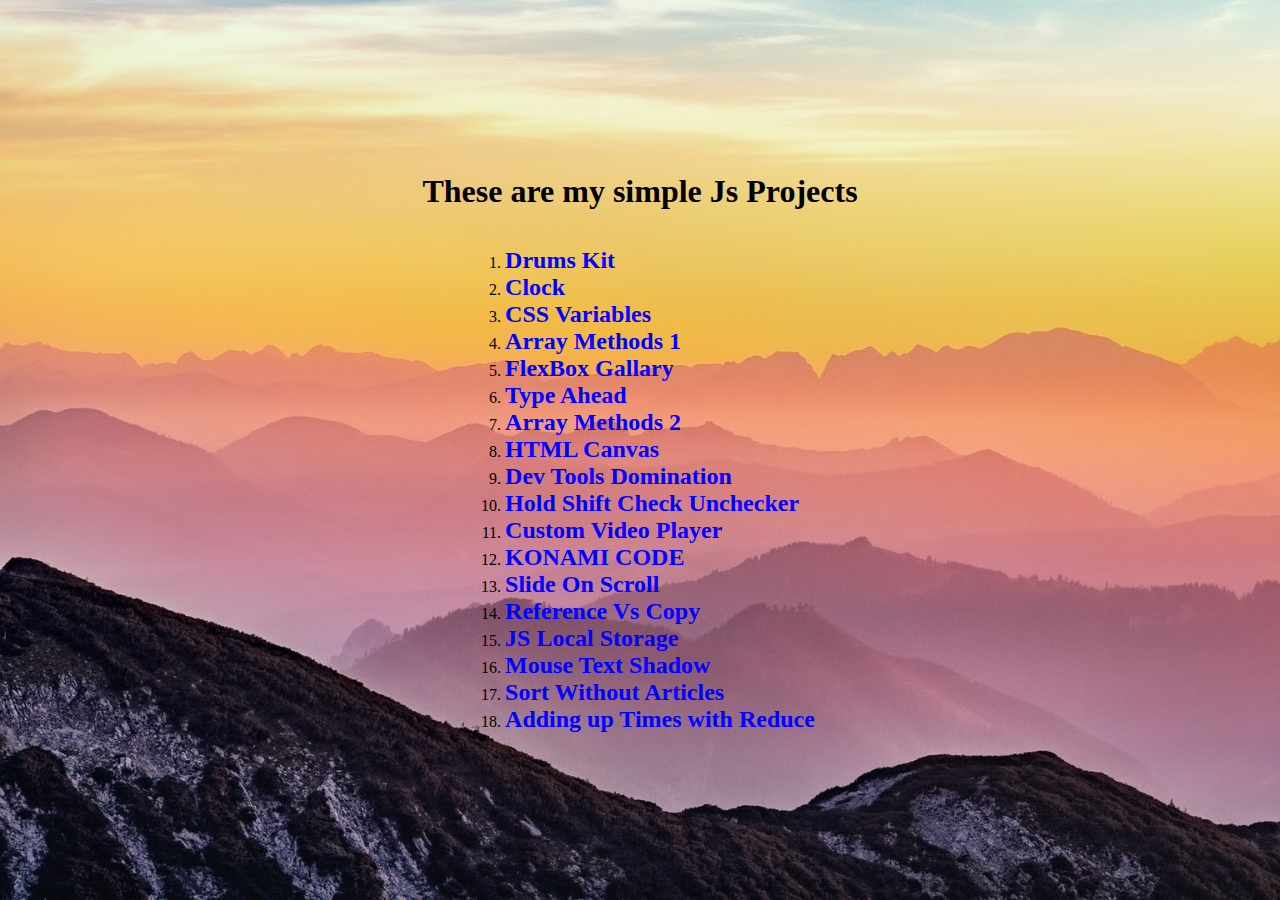
<file: index.html>
<!DOCTYPE html>
<html lang="en">
  <head>
    <meta charset="UTF-8" />
    <meta http-equiv="X-UA-Compatible" content="IE=edge" />
    <title>JS-30 Projects</title>
  </head>
  <body
    style="
      background: url(./pexels-daria-rem-2759659.jpg);
      display: flex;
      flex-direction: column;
      justify-content: center;
      align-items: center;
      background-repeat: no-repeat;
      background-size: cover;
      min-height: 100vh;
      margin: 0;
      padding: 0;
    "
  >
    <h1>These are my simple Js Projects</h1>
    <ol>
      <li>
        <a
          href="./1-drums-kit/index.html"
          style="
            color: blue;
            text-decoration: none;
            font-size: 1.5rem;
            font-weight: 800;
          "
          >Drums Kit</a
        >
      </li>
      <li>
        <a
          href="./2-css-clock/index-START.html"
          style="
            color: blue;
            text-decoration: none;
            font-size: 1.5rem;
            font-weight: 800;
          "
          >Clock</a
        >
      </li>
      <li>
        <a
          href="./3-CSs Variables/index.html"
          style="
            color: blue;
            text-decoration: none;
            font-size: 1.5rem;
            font-weight: 800;
          "
          >CSS Variables</a
        >
      </li>
      <li>
        <a
          href="./04 - Array Cardio Day 1/index.html"
          style="
            color: blue;
            text-decoration: none;
            font-size: 1.5rem;
            font-weight: 800;
          "
          >Array Methods 1</a
        >
      </li>
      <li>
        <a
          href="./5-FlexBox Gallary/index.html"
          style="
            color: blue;
            text-decoration: none;
            font-size: 1.5rem;
            font-weight: 800;
          "
          >FlexBox Gallary</a
        >
      </li>
      <li>
        <a
          href="./6 - Type Ahead/index.html"
          style="
            color: blue;
            text-decoration: none;
            font-size: 1.5rem;
            font-weight: 800;
          "
          >Type Ahead</a
        >
      </li>
      <li>
        <a
          href="./7 - Array Cardio Day 2/index.html"
          style="
            color: blue;
            text-decoration: none;
            font-size: 1.5rem;
            font-weight: 800;
          "
          >Array Methods 2</a
        >
      </li>
      <li>
        <a
          href="./8 - Fun with HTML5 Canvas/index.html"
          style="
            color: blue;
            text-decoration: none;
            font-size: 1.5rem;
            font-weight: 800;
          "
          >HTML Canvas</a
        >
      </li>
      <li>
        <a
          href="./9 - Dev Tools Domination/index.html"
          style="
            color: blue;
            text-decoration: none;
            font-size: 1.5rem;
            font-weight: 800;
          "
          >Dev Tools Domination</a
        >
      </li>
      <li>
        <a
          href="./10 - Hold Shift and Check Checkboxes/index.html"
          style="
            color: blue;
            text-decoration: none;
            font-size: 1.5rem;
            font-weight: 800;
          "
          >Hold Shift Check Unchecker</a
        >
      </li>
      <li>
        <a
          href="./11 - Custom Video Player/index.html"
          style="
            color: blue;
            text-decoration: none;
            font-size: 1.5rem;
            font-weight: 800;
          "
          >Custom Video Player</a
        >
      </li>
      <li>
        <a
          href="./12 - Key Sequence Detection/index.html"
          style="
            color: blue;
            text-decoration: none;
            font-size: 1.5rem;
            font-weight: 800;
          "
          >KONAMI CODE</a
        >
      </li>
      <li>
        <a
          href="./13 - Slide in on Scroll/index.html"
          style="
            color: blue;
            text-decoration: none;
            font-size: 1.5rem;
            font-weight: 800;
          "
          >Slide On Scroll</a
        >
      </li>
      <li>
        <a
          href="./14 - JavaScript References VS Copying/index.html"
          style="
            color: blue;
            text-decoration: none;
            font-size: 1.5rem;
            font-weight: 800;
          "
          >Reference Vs Copy</a
        >
      </li>
      <li>
        <a
          href="./15 - LocalStorage/index.html"
          style="
            color: blue;
            text-decoration: none;
            font-size: 1.5rem;
            font-weight: 800;
          "
          >JS Local Storage</a
        >
      </li>
      <li>
        <a
          href="./16 - Mouse Move Shadow/index.html"
          style="
            color: blue;
            text-decoration: none;
            font-size: 1.5rem;
            font-weight: 800;
          "
          >Mouse Text Shadow</a
        >
      </li>
      <li>
        <a
          href="./17 - Sort Without Articles/index.html"
          style="
            color: blue;
            text-decoration: none;
            font-size: 1.5rem;
            font-weight: 800;
          "
          >Sort Without Articles</a
        >
      </li>
      <li>
        <a
          href="./18 - Adding Up Times with Reduce/index.html"
          style="
            color: blue;
            text-decoration: none;
            font-size: 1.5rem;
            font-weight: 800;
          "
          >Adding up Times with Reduce</a
        >
      </li>
    </ol>
  </body>
</html>
</file>
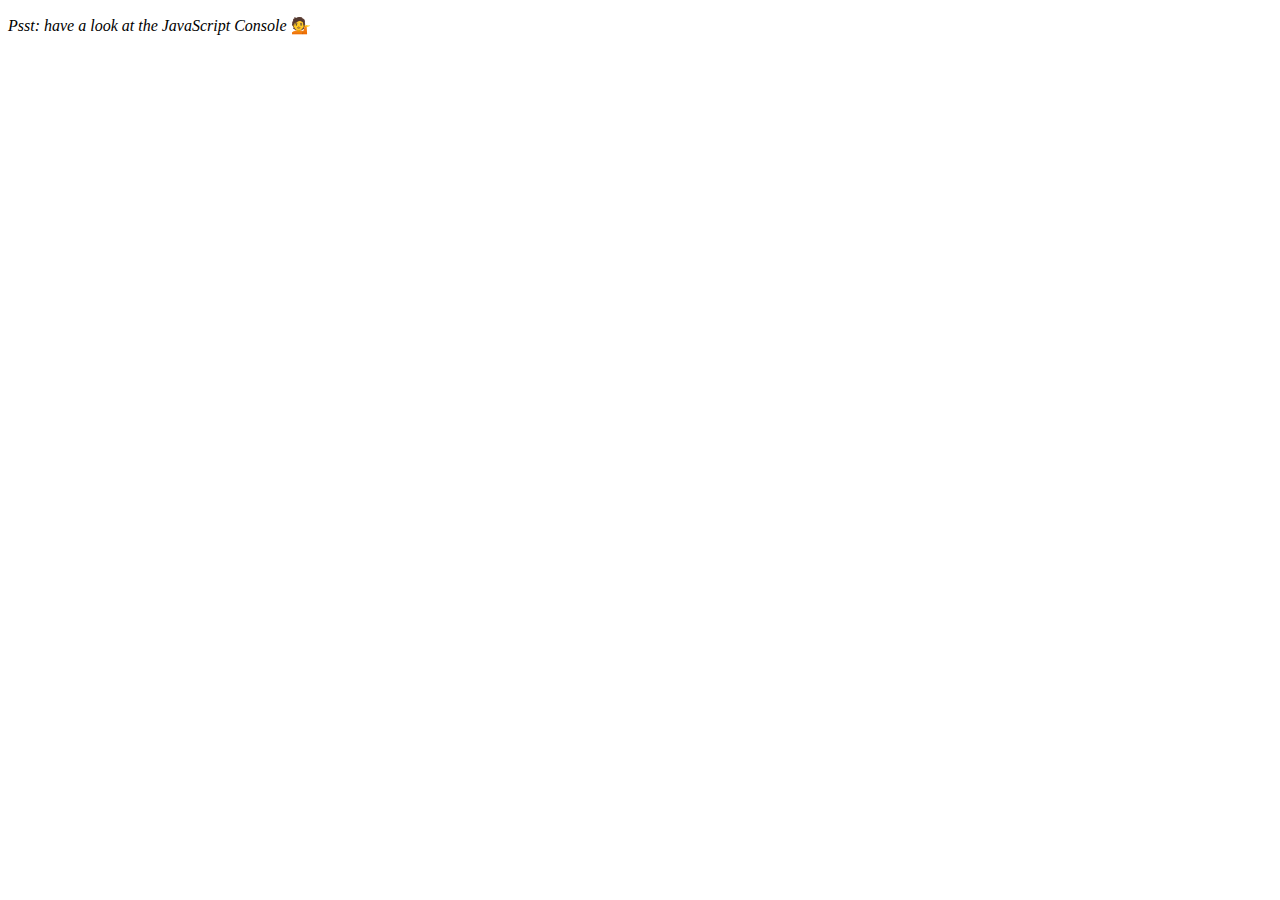
<file: 04 - Array Cardio Day 1/index.html>
<!DOCTYPE html>
<html lang="en">
<head>
  <meta charset="UTF-8">
  <title>Array Cardio 💪</title>
</head>
<body>
  <p><em>Psst: have a look at the JavaScript Console</em> 💁</p>
  <script src="./script.js"></script>
</body>
</html>
</file>
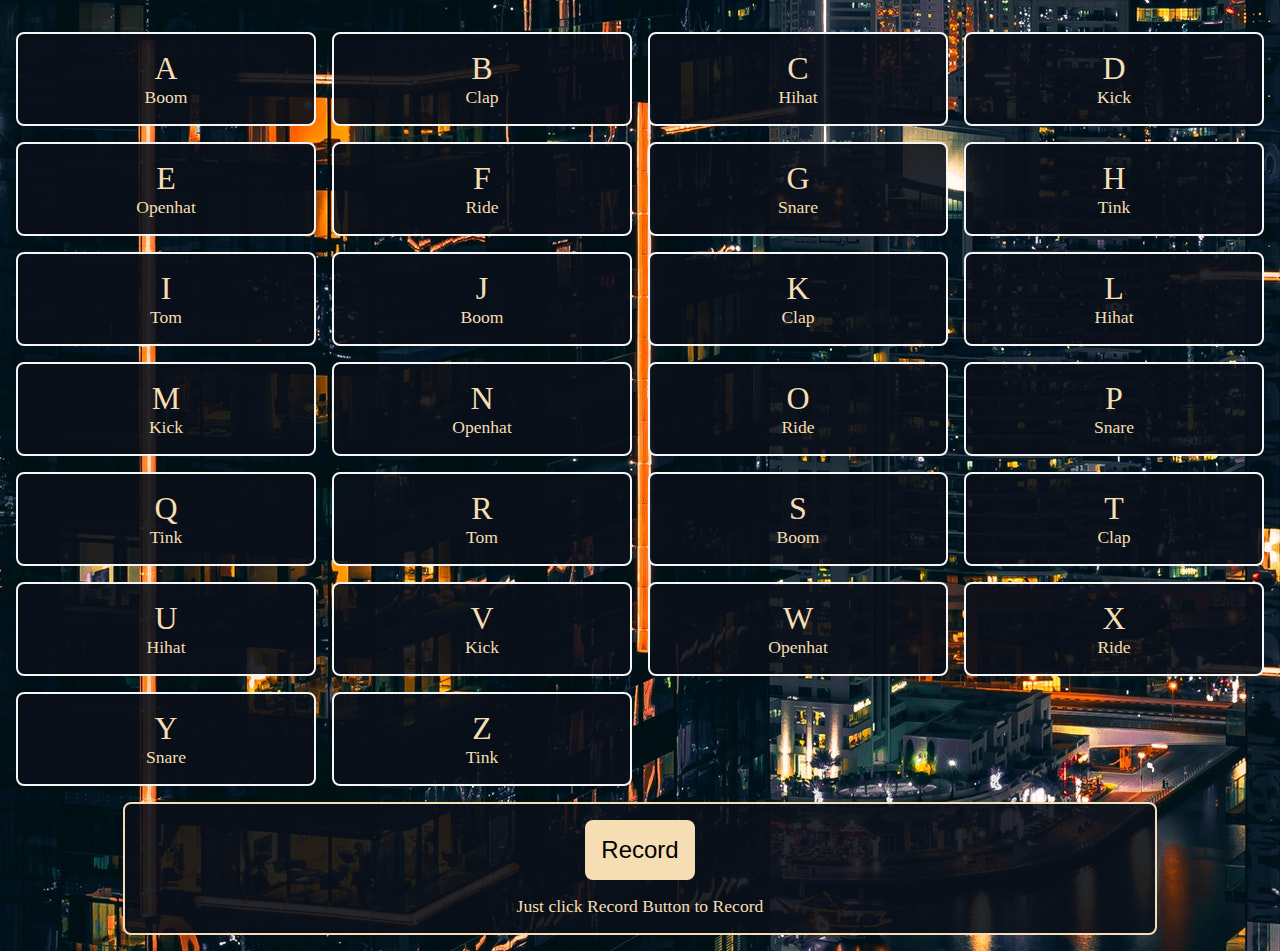
<file: 1-drums-kit/index.html>
<!DOCTYPE html>
<html lang="en">
  <head>
    <meta charset="UTF-8" />
    <meta http-equiv="X-UA-Compatible" content="IE=edge" />
    <!-- <meta name="viewport" content="width=device-width, initial-scale=1.0"> -->
    <title>Drums Kit</title>
    <link rel="stylesheet" href="./styles.css" />
    <link rel="shortcut icon" href="./drummer-svgrepo-com.svg" type="image/svg">
  </head>
  <body>
    <div class="main-cont">
      <div class="cont" data-key="65">
        <div class="letter">A</div>
        <div class="snd-name">Boom</div>
      </div>
      <div class="cont" data-key="66">
        <div class="letter">B</div>
        <div class="snd-name">Clap</div>
      </div>
      <div class="cont" data-key="67">
        <div class="letter">C</div>
        <div class="snd-name">Hihat</div>
      </div>
      <div class="cont" data-key="68">
        <div class="letter">D</div>
        <div class="snd-name">Kick</div>
      </div>
      <div class="cont" data-key="69">
        <div class="letter">E</div>
        <div class="snd-name">Openhat</div>
      </div>
      <div class="cont" data-key="70">
        <div class="letter">F</div>
        <div class="snd-name">Ride</div>
      </div>
      <div class="cont" data-key="71">
        <div class="letter">G</div>
        <div class="snd-name">Snare</div>
      </div>
      <div class="cont" data-key="72">
        <div class="letter">H</div>
        <div class="snd-name">Tink</div>
      </div>
      <div class="cont" data-key="73">
        <div class="letter">I</div>
        <div class="snd-name">Tom</div>
      </div>
      <div class="cont" data-key="74">
        <div class="letter">J</div>
        <div class="snd-name">Boom</div>
      </div>
      <div class="cont" data-key="75">
        <div class="letter">K</div>
        <div class="snd-name">Clap</div>
      </div>
      <div class="cont" data-key="76">
        <div class="letter">L</div>
        <div class="snd-name">Hihat</div>
      </div>
      <div class="cont" data-key="77">
        <div class="letter">M</div>
        <div class="snd-name">Kick</div>
      </div>
      <div class="cont" data-key="78">
        <div class="letter">N</div>
        <div class="snd-name">Openhat</div>
      </div>
      <div class="cont" data-key="79">
        <div class="letter">O</div>
        <div class="snd-name">Ride</div>
      </div>
      <div class="cont" data-key="80">
        <div class="letter">P</div>
        <div class="snd-name">Snare</div>
      </div>
      <div class="cont" data-key="81">
        <div class="letter">Q</div>
        <div class="snd-name">Tink</div>
      </div>
      <div class="cont" data-key="82">
        <div class="letter">R</div>
        <div class="snd-name">Tom</div>
      </div>
      <div class="cont" data-key="83">
        <div class="letter">S</div>
        <div class="snd-name">Boom</div>
      </div>
      <div class="cont" data-key="84">
        <div class="letter">T</div>
        <div class="snd-name">Clap</div>
      </div>
      <div class="cont" data-key="85">
        <div class="letter">U</div>
        <div class="snd-name">Hihat</div>
      </div>
      <div class="cont" data-key="86">
        <div class="letter">V</div>
        <div class="snd-name">Kick</div>
      </div>
      <div class="cont" data-key="87">
        <div class="letter">W</div>
        <div class="snd-name">Openhat</div>
      </div>
      <div class="cont" data-key="88">
        <div class="letter">X</div>
        <div class="snd-name">Ride</div>
      </div>
      <div class="cont" data-key="89">
        <div class="letter">Y</div>
        <div class="snd-name">Snare</div>
      </div>
      <div class="cont" data-key="90">
        <div class="letter">Z</div>
        <div class="snd-name">Tink</div>
      </div>
    </div>
    <div class="btn-cont">
      <button class="rec-stp">Record</button>
      <div class="btn-info-show">Just click Record Button to Record</div>
    </div>
    <audio src="./sounds/boom.wav" data-key="boom"></audio>
    <audio src="./sounds/clap.wav" data-key="clap"></audio>
    <audio src="./sounds/hihat.wav" data-key="hihat"></audio>
    <audio src="./sounds/kick.wav" data-key="kick"></audio>
    <audio src="./sounds/openhat.wav" data-key="openhat"></audio>
    <audio src="./sounds/ride.wav" data-key="ride"></audio>
    <audio src="./sounds/snare.wav" data-key="snare"></audio>
    <audio src="./sounds/tink.wav" data-key="tink"></audio>
    <audio src="./sounds/tom.wav" data-key="tom"></audio>
    <script src="./script.js"></script>
  </body>
</html>
</file>
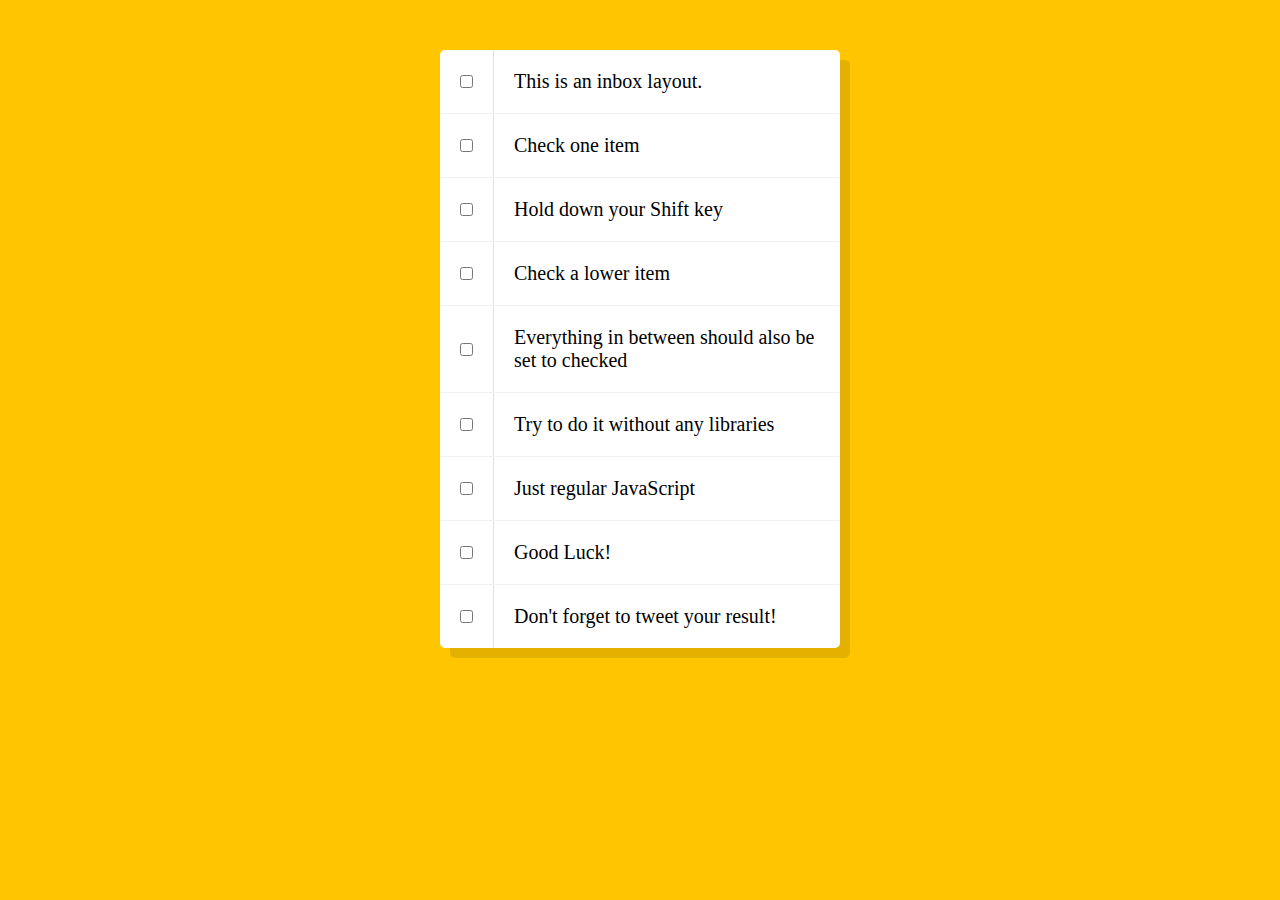
<file: 10 - Hold Shift and Check Checkboxes/index.html>
<!DOCTYPE html>
<html lang="en">
<head>
  <meta charset="UTF-8">
  <title>Hold Shift to Check Multiple Checkboxes</title>
</head>
<body>
  <style>

    html {
      font-family: sans-serif;
      background: #ffc600;
    }

    .inbox {
      max-width: 400px;
      margin: 50px auto;
      background: white;
      border-radius: 5px;
      box-shadow: 10px 10px 0 rgba(0,0,0,0.1);
    }

    .item {
      display: flex;
      align-items: center;
      border-bottom: 1px solid #F1F1F1;
    }

    .item:last-child {
      border-bottom: 0;
    }

    input:checked + p {
      background: #F9F9F9;
      text-decoration: line-through;
    }

    input[type="checkbox"] {
      margin: 20px;
    }

    p {
      margin: 0;
      padding: 20px;
      transition: background 0.2s;
      flex: 1;
      font-family:'helvetica neue';
      font-size: 20px;
      font-weight: 200;
      border-left: 1px solid #D1E2FF;
    }
  </style>
   <!--
   The following is a common layout you would see in an email client.

   When a user clicks a checkbox, holds Shift, and then clicks another checkbox a few rows down, all the checkboxes inbetween those two checkboxes should be checked.

  -->
  <div class="inbox">
    <div class="item">
      <input type="checkbox">
      <p>This is an inbox layout.</p>
    </div>
    <div class="item">
      <input type="checkbox">
      <p>Check one item</p>
    </div>
    <div class="item">
      <input type="checkbox">
      <p>Hold down your Shift key</p>
    </div>
    <div class="item">
      <input type="checkbox">
      <p>Check a lower item</p>
    </div>
    <div class="item">
      <input type="checkbox">
      <p>Everything in between should also be set to checked</p>
    </div>
    <div class="item">
      <input type="checkbox">
      <p>Try to do it without any libraries</p>
    </div>
    <div class="item">
      <input type="checkbox">
      <p>Just regular JavaScript</p>
    </div>
    <div class="item">
      <input type="checkbox">
      <p>Good Luck!</p>
    </div>
    <div class="item">
      <input type="checkbox">
      <p>Don't forget to tweet your result!</p>
    </div>
  </div>
  <script src="./script.js"></script>
</body>
</html>
</file>
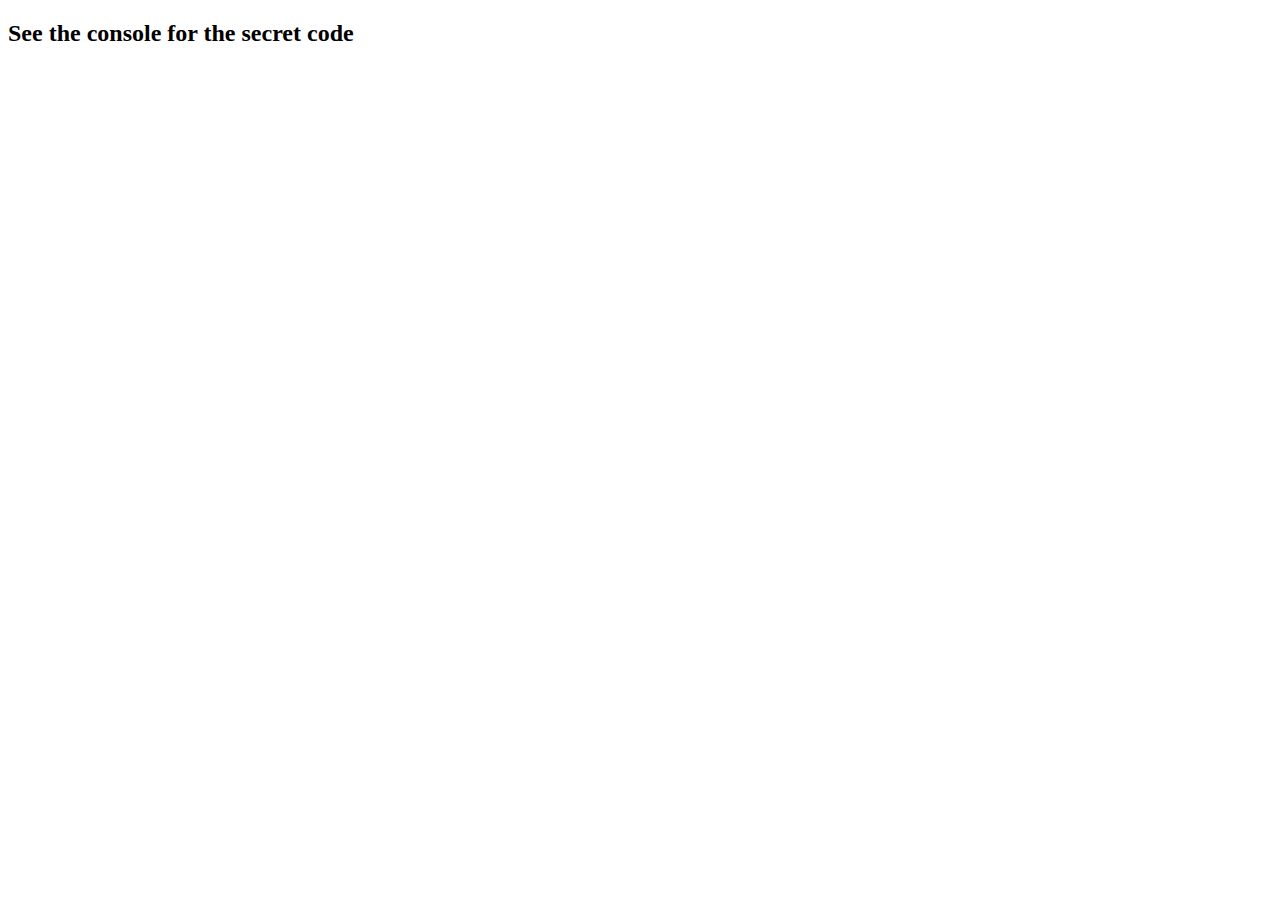
<file: 12 - Key Sequence Detection/index.html>
<!DOCTYPE html>
<html lang="en">
  <head>
    <meta charset="UTF-8" />
    <title>Key Detection</title>
    <script
      type="text/javascript"
      src="https://www.cornify.com/js/cornify.js"
    ></script>
  </head>
  <body>
    <h2>See the console for the secret code</h2>
    <h1></h1>
    <script>
      console.log("The Secret Code is jsv");
      const secret = "jsv";
      const arr = [];
      window.addEventListener("keypress", (e) => {
        document.querySelector("h1").innerText = e.key;
        arr.push(e.key);
        arr.splice(-secret.length - 1, arr.length - secret.length);
        if (arr.join("").includes(secret)) {
          cornify_add();
        }
      });
    </script>
  </body>
</html>
</file>
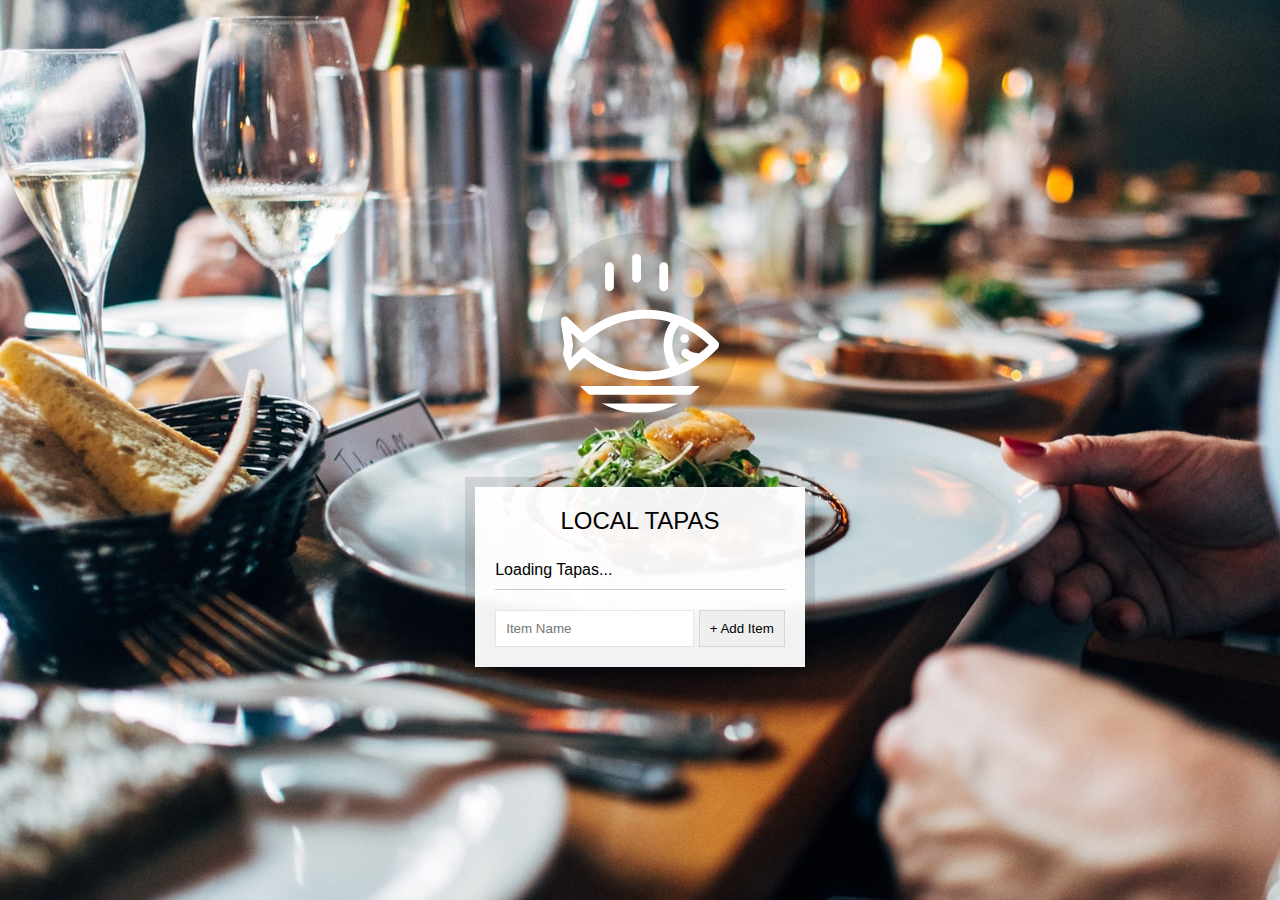
<file: 15 - LocalStorage/index.html>
<!DOCTYPE html>
<html lang="en">
<head>
  <meta charset="UTF-8">
  <title>LocalStorage</title>
  <link rel="stylesheet" href="style.css">
</head>
<body>
  <!--
      Fish SVG Cred:
      https://thenounproject.com/search/?q=fish&i=589236
   -->

   <svg xmlns="http://www.w3.org/2000/svg" xmlns:xlink="http://www.w3.org/1999/xlink" version="1.1" x="0px" y="0px" viewBox="0 0 512 512" enable-background="new 0 0 512 512" xml:space="preserve"><g><path d="M495.9,425.3H16.1c-5.2,0-10.1,2.9-12.5,7.6c-2.4,4.7-2.1,10.3,0.9,14.6l39,56.4c2.6,3.8,7,6.1,11.6,6.1h401.7   c4.6,0,9-2.3,11.6-6.1l39-56.4c3-4.3,3.3-9.9,0.9-14.6C506,428.2,501.1,425.3,495.9,425.3z M449.4,481.8H62.6L43,453.6H469   L449.4,481.8z"/><path d="M158.3,122c7.8,0,14.1-6.3,14.1-14.1V43.4c0-7.8-6.3-14.1-14.1-14.1c-7.8,0-14.1,6.3-14.1,14.1v64.5   C144.2,115.7,150.5,122,158.3,122z"/><path d="M245.1,94.7c7.8,0,14.1-6.3,14.1-14.1V16.1c0-7.8-6.3-14.1-14.1-14.1C237.3,2,231,8.3,231,16.1v64.5   C231,88.4,237.3,94.7,245.1,94.7z"/><path d="M331.9,122c7.8,0,14.1-6.3,14.1-14.1V43.4c0-7.8-6.3-14.1-14.1-14.1s-14.1,6.3-14.1,14.1v64.5   C317.8,115.7,324.1,122,331.9,122z"/><path d="M9.6,385.2c5.3,2.8,11.8,1.9,16.2-2.2l50.6-47.7c56.7,46.5,126.6,71.9,198.3,71.9c0,0,0,0,0,0   c87.5,0,169.7-36.6,231.4-103.2c5-5.4,5-13.8,0-19.2c-61.8-66.5-144-103.2-231.4-103.2c-72,0-142.2,25.6-199,72.5l-50-47.1   c-4.4-4.1-10.9-5-16.2-2.2c-5.3,2.8-8.3,8.7-7.4,14.6l11.6,75L2.2,370.6C1.3,376.5,4.2,382.4,9.6,385.2z M380.9,230.8   c34.9,14.3,67.2,35.7,95.3,63.6c-10.1,10-20.8,19.2-31.9,27.5c-22.4-3.3-29.6-8.8-30.7-9.7c-4-5.7-11.8-7.7-18.1-4.4   c-6.9,3.6-9.5,12.2-5.9,19.1c1.9,3.5,7.3,10.3,22.4,16c-10.1,5.7-20.5,10.7-31.1,15.1C352.4,320.2,352.4,268.6,380.9,230.8z    M36.3,255.6l29.4,27.7c5.3,5,13.6,5.1,19.1,0.3c53.2-47.6,120.7-73.7,190-73.7c26.9,0,53.2,3.9,78.5,11.3   c-29.3,44.6-29.3,102,0,146.6c-25.3,7.4-51.6,11.3-78.5,11.3c-69,0-136.3-26-189.4-73.2c-2.7-2.4-13.4-6.3-19.1,0.3l-30.1,28.3   l5.7-40C42.2,293,36.3,255.6,36.3,255.6z"/><circle cx="398.8" cy="273.8" r="14.1"/></g></svg>

  <div class="wrapper">
    <h2>LOCAL TAPAS</h2>
    <p></p>
    <ul class="plates">
      <li>Loading Tapas...</li>
    </ul>
    <form class="add-items">
      <input type="text" name="item" placeholder="Item Name" required>
      <input type="submit" value="+ Add Item">
    </form>
  </div>

<script src="./script.js"></script>


</body>
</html>
</file>
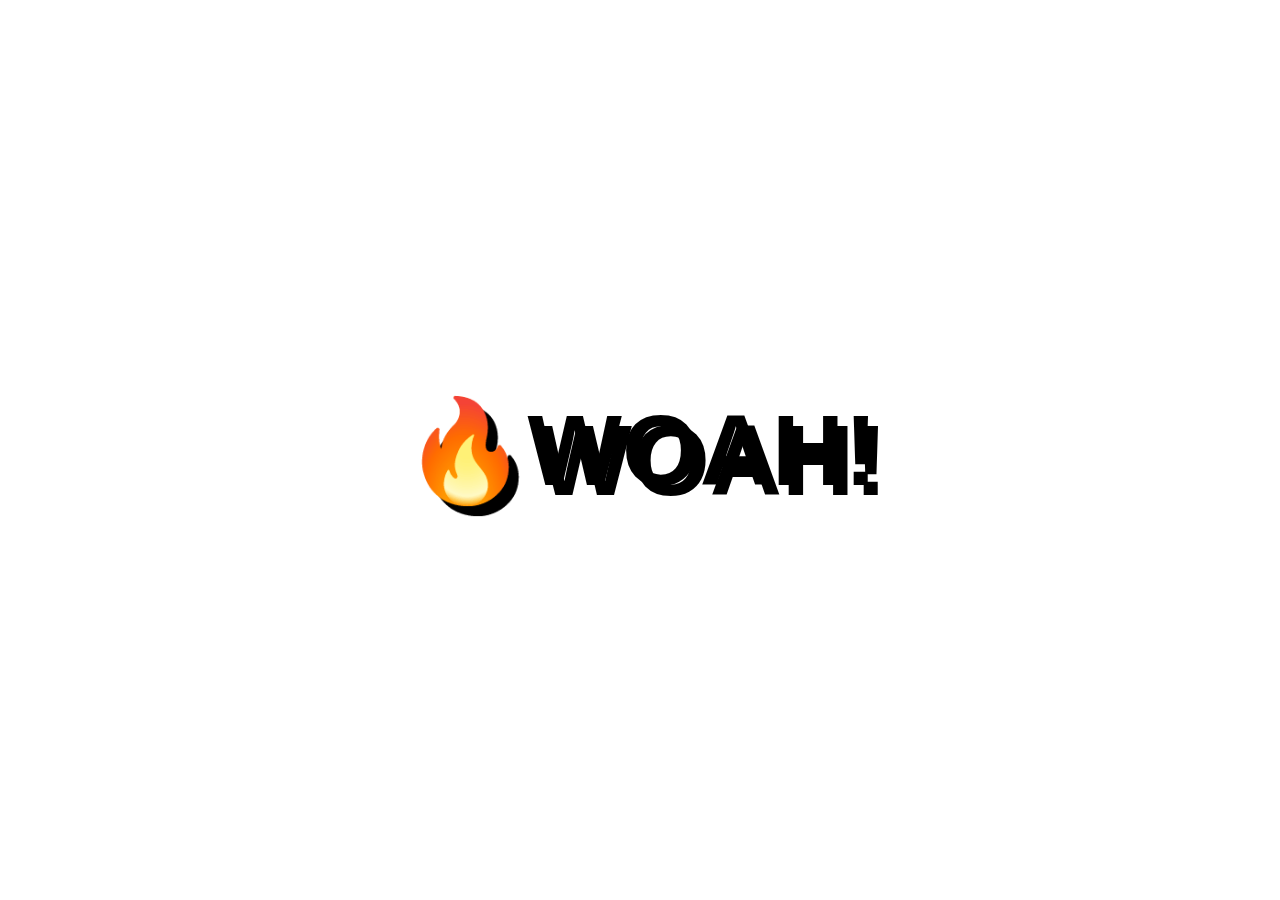
<file: 16 - Mouse Move Shadow/index.html>
<!DOCTYPE html>
<html lang="en">
<head>
  <meta charset="UTF-8">
  <title>Mouse Shadow</title>
</head>
<body>

  <div class="hero">
    <h1 contenteditable>🔥WOAH!</h1>
  </div>

  <style>
  html {
    color: black;
    font-family: sans-serif;
  }

  body {
    margin: 0;
  }

  .hero {
    min-height: 100vh;
    display: flex;
    justify-content: center;
    align-items: center;
    color: black;
  }

  h1 {
    text-shadow: 10px 10px 0 rgba(0,0,0,1);
    font-size: 100px;
  }
  </style>

<script src="./script.js"></script>
</body>
</html>
</file>
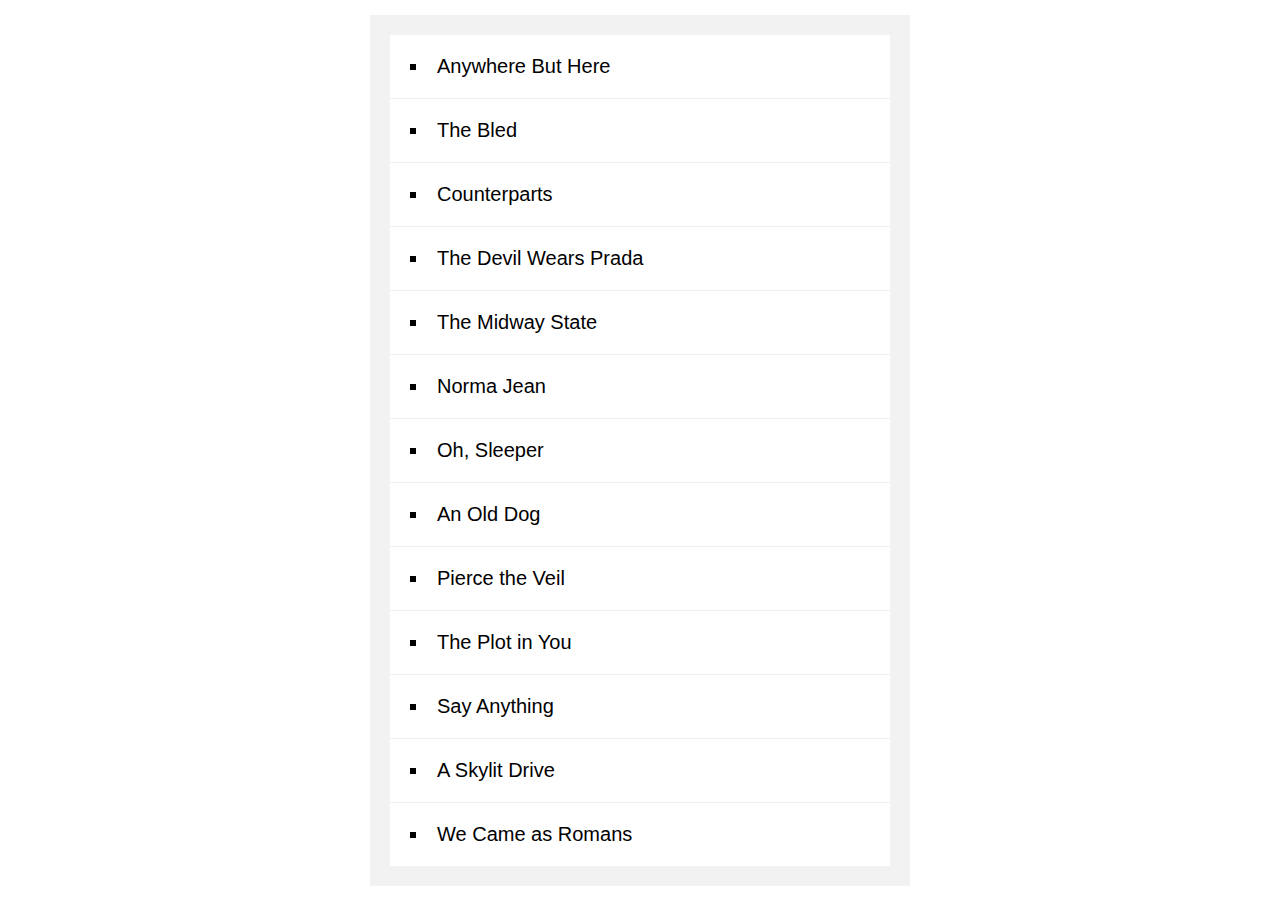
<file: 17 - Sort Without Articles/index.html>
<!DOCTYPE html>
<html lang="en">
<head>
  <meta charset="UTF-8">
  <title>Sort Without Articles</title>
</head>
<body>

  <style>
    body {
      margin: 0;
      font-family: sans-serif;
      background: url("https://source.unsplash.com/nDqA4d5NL0k/2000x2000");
      background-size: cover;
      display: flex;
      align-items: center;
      min-height: 100vh;
    }

    #bands {
      list-style: inside square;
      font-size: 20px;
      background: white;
      width: 500px;
      margin: auto;
      padding: 0;
      box-shadow: 0 0 0 20px rgba(0, 0, 0, 0.05);
    }
    
    #bands li {
      border-bottom: 1px solid #efefef;
      padding: 20px;
    }
    
    #bands li:last-child {
      border-bottom: 0;
    }

    a {
      color: #ffc600;
      text-decoration: none;
    }

  </style>

  <ul id="bands"></ul>

<script src="./script.js"></script>

</body>
</html>
</file>
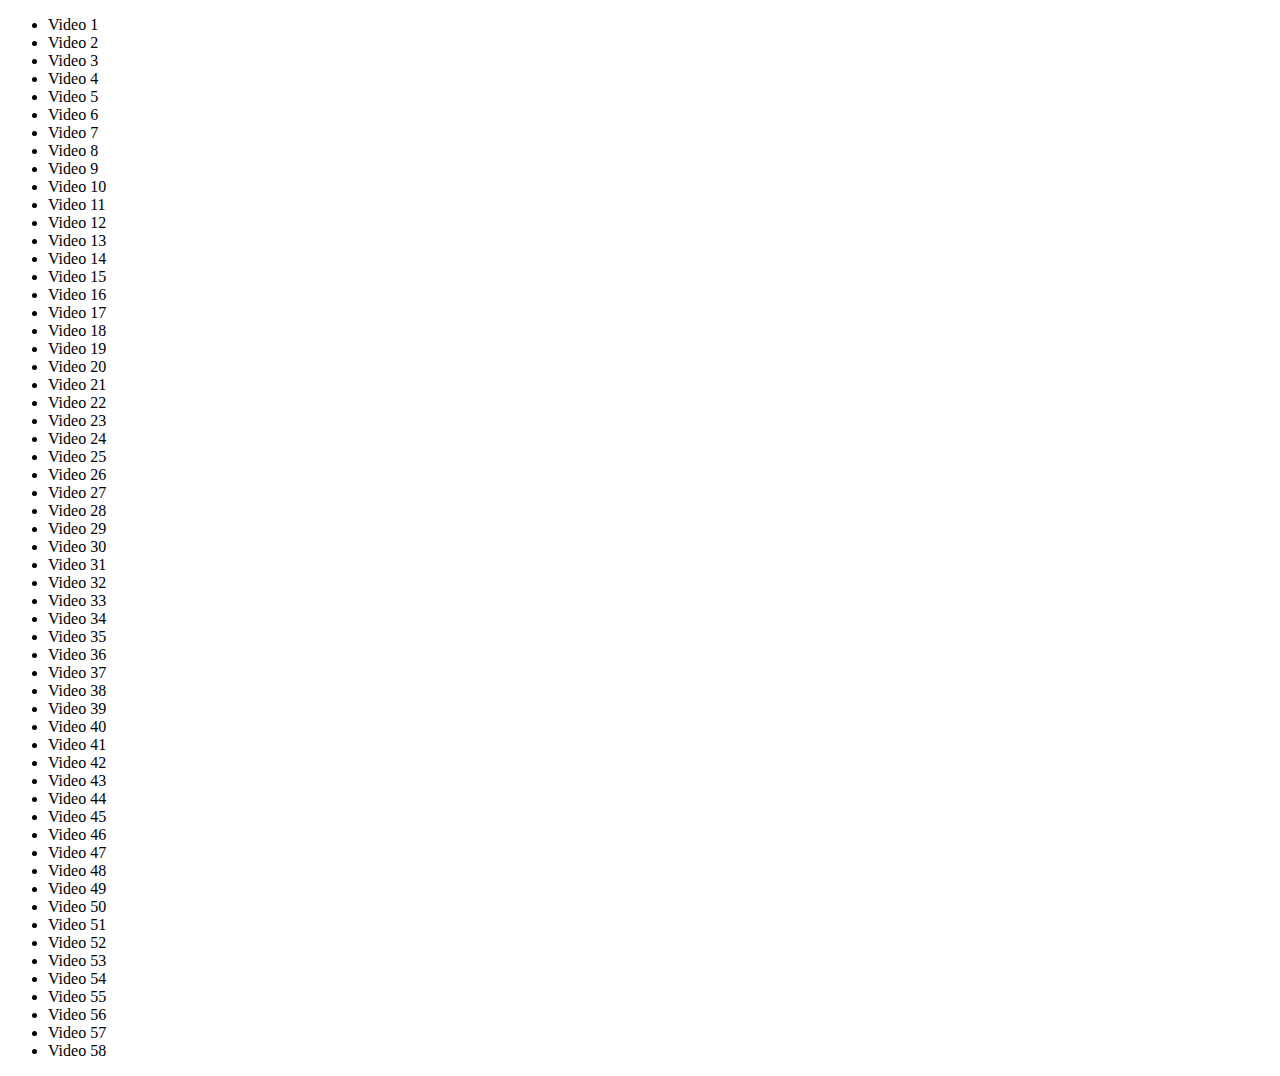
<file: 18 - Adding Up Times with Reduce/index.html>
<!DOCTYPE html>
<html lang="en">
<head>
  <meta charset="UTF-8">
  <title>Videos</title>
</head>
<body>
  <ul class="videos">
    <li data-time="5:43">
      Video 1
    </li>
    <li data-time="2:33">
      Video 2
    </li>
    <li data-time="3:45">
      Video 3
    </li>
    <li data-time="0:47">
      Video 4
    </li>
    <li data-time="5:21">
      Video 5
    </li>
    <li data-time="6:56">
      Video 6
    </li>
    <li data-time="3:46">
      Video 7
    </li>
    <li data-time="5:25">
      Video 8
    </li>
    <li data-time="3:14">
      Video 9
    </li>
    <li data-time="3:31">
      Video 10
    </li>
    <li data-time="5:59">
      Video 11
    </li>
    <li data-time="3:07">
      Video 12
    </li>
    <li data-time="11:29">
      Video 13
    </li>
    <li data-time="8:57">
      Video 14
    </li>
    <li data-time="5:49">
      Video 15
    </li>
    <li data-time="5:52">
      Video 16
    </li>
    <li data-time="5:50">
      Video 17
    </li>
    <li data-time="9:13">
      Video 18
    </li>
    <li data-time="11:51">
      Video 19
    </li>
    <li data-time="7:58">
      Video 20
    </li>
    <li data-time="4:40">
      Video 21
    </li>
    <li data-time="4:45">
      Video 22
    </li>
    <li data-time="6:46">
      Video 23
    </li>
    <li data-time="7:24">
      Video 24
    </li>
    <li data-time="7:12">
      Video 25
    </li>
    <li data-time="5:23">
      Video 26
    </li>
    <li data-time="3:34">
      Video 27
    </li>
    <li data-time="8:22">
      Video 28
    </li>
    <li data-time="5:17">
      Video 29
    </li>
    <li data-time="3:10">
      Video 30
    </li>
    <li data-time="4:43">
      Video 31
    </li>
    <li data-time="19:43">
      Video 32
    </li>
    <li data-time="0:47">
      Video 33
    </li>
    <li data-time="0:47">
      Video 34
    </li>
    <li data-time="3:14">
      Video 35
    </li>
    <li data-time="3:59">
      Video 36
    </li>
    <li data-time="2:43">
      Video 37
    </li>
    <li data-time="4:17">
      Video 38
    </li>
    <li data-time="6:56">
      Video 39
    </li>
    <li data-time="3:05">
      Video 40
    </li>
    <li data-time="2:06">
      Video 41
    </li>
    <li data-time="1:59">
      Video 42
    </li>
    <li data-time="1:49">
      Video 43
    </li>
    <li data-time="3:36">
      Video 44
    </li>
    <li data-time="7:10">
      Video 45
    </li>
    <li data-time="3:44">
      Video 46
    </li>
    <li data-time="3:44">
      Video 47
    </li>
    <li data-time="4:36">
      Video 48
    </li>
    <li data-time="3:16">
      Video 49
    </li>
    <li data-time="1:10">
      Video 50
    </li>
    <li data-time="6:10">
      Video 51
    </li>
    <li data-time="2:14">
      Video 52
    </li>
    <li data-time="3:44">
      Video 53
    </li>
    <li data-time="5:05">
      Video 54
    </li>
    <li data-time="6:03">
      Video 55
    </li>
    <li data-time="12:39">
      Video 56
    </li>
    <li data-time="1:56">
      Video 57
    </li>
    <li data-time="4:04">
      Video 58
    </li>
  </ul>
<script src="./script.js"></script>
</body>
</html>
</file>
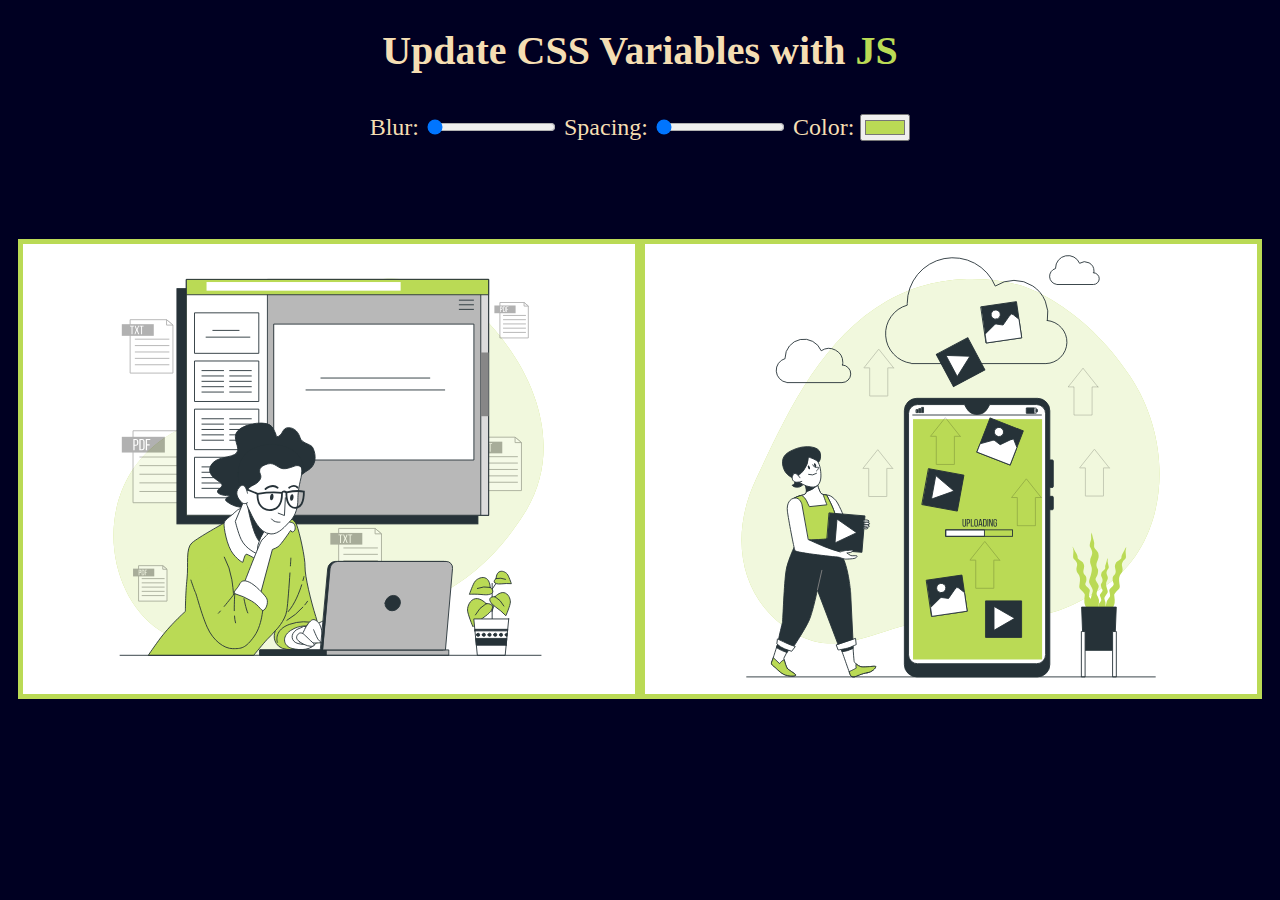
<file: 3-CSs Variables/index.html>
<!DOCTYPE html>
<html lang="en">
  <head>
    <meta charset="UTF-8" />
    <meta http-equiv="X-UA-Compatible" content="IE=edge" />
    <!-- <meta name="viewport" content="width=device-width, initial-scale=1.0" /> -->
    <title>CSS Variables</title>
    <link rel="stylesheet" href="./style.css">
  </head>
  <body>
    <h1>Update CSS Variables with <span>JS</span></h1>
    <div class="var-cont">
      <label for="blur">Blur:</label>
      <input type="range" name="blur" min="0" value="0" max="25" data-size="px" />
      <label for="space">Spacing:</label>
      <input type="range" name="space" min="10" value="10" max="25" data-size="px" />
      <label for="color">Color:</label>
      <input type="color" name="color"  value="#BADA55"/>
    </div>
    <div class="images">
      <svg
        class="animated"
        id="freepik_stories-online-document"
        xmlns="http://www.w3.org/2000/svg"
        viewBox="0 0 500 500"
        version="1.1"
        xmlns:xlink="http://www.w3.org/1999/xlink"
        xmlns:svgjs="http://svgjs.com/svgjs"
      >
        <style>
          svg#freepik_stories-online-document:not(.animated) .animable {
            opacity: 0;
          }
          svg#freepik_stories-online-document.animated
            #freepik--background-simple--inject-25 {
            animation: 1s 1 forwards cubic-bezier(0.36, -0.01, 0.5, 1.38)
              slideUp;
            animation-delay: 0s;
          }
          svg#freepik_stories-online-document.animated
            #freepik--Docs--inject-25 {
            animation: 1s 1 forwards cubic-bezier(0.36, -0.01, 0.5, 1.38) zoomIn;
            animation-delay: 0s;
          }
          svg#freepik_stories-online-document.animated
            #freepik--Screen--inject-25 {
            animation: 1s 1 forwards cubic-bezier(0.36, -0.01, 0.5, 1.38)
              slideDown;
            animation-delay: 0s;
          }
          svg#freepik_stories-online-document.animated
            #freepik--Plant--inject-25 {
            animation: 1s 1 forwards cubic-bezier(0.36, -0.01, 0.5, 1.38)
              lightSpeedLeft;
            animation-delay: 0s;
          }
          svg#freepik_stories-online-document.animated
            #freepik--Character--inject-25 {
            animation: 1s 1 forwards cubic-bezier(0.36, -0.01, 0.5, 1.38)
              slideDown;
            animation-delay: 0s;
          }
          svg#freepik_stories-online-document.animated
            #freepik--Device--inject-25 {
            animation: 1s 1 forwards cubic-bezier(0.36, -0.01, 0.5, 1.38) fadeIn;
            animation-delay: 0s;
          }
          svg#freepik_stories-online-document.animated
            #freepik--Table--inject-25 {
            animation: 1s 1 forwards cubic-bezier(0.36, -0.01, 0.5, 1.38)
              slideDown;
            animation-delay: 0s;
          }
          @keyframes slideUp {
            0% {
              opacity: 0;
              transform: translateY(30px);
            }
            100% {
              opacity: 1;
              transform: inherit;
            }
          }
          @keyframes zoomIn {
            0% {
              opacity: 0;
              transform: scale(0.5);
            }
            100% {
              opacity: 1;
              transform: scale(1);
            }
          }
          @keyframes slideDown {
            0% {
              opacity: 0;
              transform: translateY(-30px);
            }
            100% {
              opacity: 1;
              transform: translateY(0);
            }
          }
          @keyframes lightSpeedLeft {
            from {
              transform: translate3d(-50%, 0, 0) skewX(20deg);
              opacity: 0;
            }
            60% {
              transform: skewX(-10deg);
              opacity: 1;
            }
            80% {
              transform: skewX(2deg);
            }
            to {
              opacity: 1;
              transform: translate3d(0, 0, 0);
            }
          }
          @keyframes fadeIn {
            0% {
              opacity: 0;
            }
            100% {
              opacity: 1;
            }
          }
        </style>
        <g
          id="freepik--background-simple--inject-25"
          class="animable"
          style="transform-origin: 249.483px 247.667px"
        >
          <path
            d="M401.11,63.17s-54.24-40.07-123.57-18S180,126.85,140.73,168.78c-20.58,22-51.34,31.11-75.92,48.41-78.61,55.33-64.95,171-3,212,53.66,35.53,120,36.47,205.78,4.53S414.86,382.19,467,299.57,468,117.87,401.11,63.17Z"
            style="fill: var(--color); transform-origin: 249.483px 247.667px"
            id="el1h0nqw9138m"
            class="animable"
          ></path>
          <g id="elq99100cmra9">
            <path
              d="M401.11,63.17s-54.24-40.07-123.57-18S180,126.85,140.73,168.78c-20.58,22-51.34,31.11-75.92,48.41-78.61,55.33-64.95,171-3,212,53.66,35.53,120,36.47,205.78,4.53S414.86,382.19,467,299.57,468,117.87,401.11,63.17Z"
              style="
                fill: rgb(255, 255, 255);
                opacity: 0.8;
                transform-origin: 249.483px 247.667px;
              "
              class="animable"
            ></path>
          </g>
        </g>
        <g
          id="freepik--Docs--inject-25"
          class="animable"
          style="transform-origin: 245.625px 230.895px"
        >
          <g id="elpg2incsq8mm">
            <g
              style="opacity: 0.3; transform-origin: 48.195px 113.765px"
              class="animable"
            >
              <polygon
                points="76.61 143.44 29.03 143.44 29.03 84.09 69.51 84.09 76.61 90.01 76.61 143.44"
                style="
                  fill: rgb(255, 255, 255);
                  stroke: rgb(0, 0, 0);
                  stroke-linejoin: round;
                  transform-origin: 52.82px 113.765px;
                "
                id="elxcbe443017s"
                class="animable"
              ></polygon>
              <polygon
                points="69.51 84.09 69.51 90.11 76.61 90.11 69.51 84.09"
                style="
                  fill: rgb(255, 255, 255);
                  stroke: rgb(0, 0, 0);
                  stroke-linejoin: round;
                  transform-origin: 73.06px 87.1px;
                "
                id="el0uaejnwinn5"
                class="animable"
              ></polygon>
              <rect
                x="19.78"
                y="89.08"
                width="35.52"
                height="12.97"
                id="elxjt2hp14yd"
                class="animable"
                style="transform-origin: 37.54px 95.565px"
              ></rect>
              <line
                x1="34.29"
                y1="105.76"
                x2="72.6"
                y2="105.76"
                style="
                  fill: none;
                  stroke: rgb(0, 0, 0);
                  stroke-miterlimit: 10;
                  transform-origin: 53.445px 105.76px;
                "
                id="elma36xdnmtb"
                class="animable"
              ></line>
              <line
                x1="34.29"
                y1="112.87"
                x2="72.6"
                y2="112.87"
                style="
                  fill: none;
                  stroke: rgb(0, 0, 0);
                  stroke-miterlimit: 10;
                  transform-origin: 53.445px 112.87px;
                "
                id="elvam654w1mp9"
                class="animable"
              ></line>
              <line
                x1="34.29"
                y1="119.97"
                x2="72.6"
                y2="119.97"
                style="
                  fill: none;
                  stroke: rgb(0, 0, 0);
                  stroke-miterlimit: 10;
                  transform-origin: 53.445px 119.97px;
                "
                id="elaantewupsg"
                class="animable"
              ></line>
              <line
                x1="34.29"
                y1="127.08"
                x2="72.6"
                y2="127.08"
                style="
                  fill: none;
                  stroke: rgb(0, 0, 0);
                  stroke-miterlimit: 10;
                  transform-origin: 53.445px 127.08px;
                "
                id="elvuld3ludfyo"
                class="animable"
              ></line>
              <line
                x1="34.29"
                y1="134.18"
                x2="72.6"
                y2="134.18"
                style="
                  fill: none;
                  stroke: rgb(0, 0, 0);
                  stroke-miterlimit: 10;
                  transform-origin: 53.445px 134.18px;
                "
                id="elc04tgl7vh5u"
                class="animable"
              ></line>
              <path
                d="M30.62,100.2V91.79H28.9v-1h4.47v1H31.65v8.41Z"
                style="
                  fill: rgb(255, 255, 255);
                  transform-origin: 31.135px 95.495px;
                "
                id="elb64w09hnbje"
                class="animable"
              ></path>
              <path
                d="M36.41,96.17l-1.57,4h-1l1.89-4.82L34,90.84h1.09l1.44,3.75L38,90.84h1l-1.75,4.54,1.87,4.82H38Z"
                style="
                  fill: rgb(255, 255, 255);
                  transform-origin: 36.48px 95.52px;
                "
                id="el5957xexfqzn"
                class="animable"
              ></path>
              <path
                d="M41.25,100.2V91.79H39.52v-1H44v1H42.27v8.41Z"
                style="
                  fill: rgb(255, 255, 255);
                  transform-origin: 41.76px 95.495px;
                "
                id="elc4kie5qr7r"
                class="animable"
              ></path>
            </g>
          </g>
          <g id="elo8y9lc86b8a">
            <g
              style="opacity: 0.3; transform-origin: 435.43px 244.32px"
              class="animable"
            >
              <polygon
                points="463.85 274 416.27 274 416.27 214.64 456.74 214.64 463.85 220.56 463.85 274"
                style="
                  fill: rgb(255, 255, 255);
                  stroke: rgb(0, 0, 0);
                  stroke-linejoin: round;
                  transform-origin: 440.06px 244.32px;
                "
                id="el1bzkqhhodb5"
                class="animable"
              ></polygon>
              <polygon
                points="456.74 214.64 456.74 220.66 463.85 220.66 456.74 214.64"
                style="
                  fill: rgb(255, 255, 255);
                  stroke: rgb(0, 0, 0);
                  stroke-linejoin: round;
                  transform-origin: 460.295px 217.65px;
                "
                id="eltvnclerin3l"
                class="animable"
              ></polygon>
              <rect
                x="407.01"
                y="219.64"
                width="35.52"
                height="12.97"
                id="el5shwr9oqy2c"
                class="animable"
                style="transform-origin: 424.77px 226.125px"
              ></rect>
              <line
                x1="421.53"
                y1="236.32"
                x2="459.83"
                y2="236.32"
                style="
                  fill: none;
                  stroke: rgb(0, 0, 0);
                  stroke-miterlimit: 10;
                  transform-origin: 440.68px 236.32px;
                "
                id="el44wsn4tfwsm"
                class="animable"
              ></line>
              <line
                x1="421.53"
                y1="243.42"
                x2="459.83"
                y2="243.42"
                style="
                  fill: none;
                  stroke: rgb(0, 0, 0);
                  stroke-miterlimit: 10;
                  transform-origin: 440.68px 243.42px;
                "
                id="elap7ar7iax24"
                class="animable"
              ></line>
              <line
                x1="421.53"
                y1="250.52"
                x2="459.83"
                y2="250.52"
                style="
                  fill: none;
                  stroke: rgb(0, 0, 0);
                  stroke-miterlimit: 10;
                  transform-origin: 440.68px 250.52px;
                "
                id="el6eiinaknizw"
                class="animable"
              ></line>
              <line
                x1="421.53"
                y1="257.63"
                x2="459.83"
                y2="257.63"
                style="
                  fill: none;
                  stroke: rgb(0, 0, 0);
                  stroke-miterlimit: 10;
                  transform-origin: 440.68px 257.63px;
                "
                id="elegwd7vltogt"
                class="animable"
              ></line>
              <line
                x1="421.53"
                y1="264.73"
                x2="459.83"
                y2="264.73"
                style="
                  fill: none;
                  stroke: rgb(0, 0, 0);
                  stroke-miterlimit: 10;
                  transform-origin: 440.68px 264.73px;
                "
                id="el9o0npxw70ui"
                class="animable"
              ></line>
              <path
                d="M417.86,230.76v-8.41h-1.73v-.95h4.48v.95h-1.72v8.41Z"
                style="
                  fill: rgb(255, 255, 255);
                  transform-origin: 418.37px 226.08px;
                "
                id="el8l5vjc3ibpt"
                class="animable"
              ></path>
              <path
                d="M423.65,226.72l-1.57,4h-1l1.89-4.83-1.77-4.53h1.08l1.45,3.74,1.46-3.74h1l-1.75,4.53,1.87,4.83H425.2Z"
                style="
                  fill: rgb(255, 255, 255);
                  transform-origin: 423.695px 226.04px;
                "
                id="eltnnhcnifdwr"
                class="animable"
              ></path>
              <path
                d="M428.48,230.76v-8.41h-1.72v-.95h4.48v.95h-1.73v8.41Z"
                style="
                  fill: rgb(255, 255, 255);
                  transform-origin: 429px 226.08px;
                "
                id="eltmp22fst99"
                class="animable"
              ></path>
            </g>
          </g>
          <g id="elgps84y5lyfq">
            <g
              style="opacity: 0.3; transform-origin: 279.895px 345.71px"
              class="animable"
            >
              <polygon
                points="308.31 375.39 260.73 375.39 260.73 316.03 301.21 316.03 308.31 321.95 308.31 375.39"
                style="
                  fill: rgb(255, 255, 255);
                  stroke: rgb(0, 0, 0);
                  stroke-linejoin: round;
                  transform-origin: 284.52px 345.71px;
                "
                id="eltrivkk7e8ab"
                class="animable"
              ></polygon>
              <polygon
                points="301.21 316.03 301.21 322.06 308.31 322.06 301.21 316.03"
                style="
                  fill: rgb(255, 255, 255);
                  stroke: rgb(0, 0, 0);
                  stroke-linejoin: round;
                  transform-origin: 304.76px 319.045px;
                "
                id="el9lqcjikbm7"
                class="animable"
              ></polygon>
              <rect
                x="251.48"
                y="321.03"
                width="35.52"
                height="12.97"
                id="el8t7beatky8s"
                class="animable"
                style="transform-origin: 269.24px 327.515px"
              ></rect>
              <line
                x1="266"
                y1="337.71"
                x2="304.3"
                y2="337.71"
                style="
                  fill: none;
                  stroke: rgb(0, 0, 0);
                  stroke-miterlimit: 10;
                  transform-origin: 285.15px 337.71px;
                "
                id="ely0jw2l1nvkd"
                class="animable"
              ></line>
              <line
                x1="266"
                y1="344.81"
                x2="304.3"
                y2="344.81"
                style="
                  fill: none;
                  stroke: rgb(0, 0, 0);
                  stroke-miterlimit: 10;
                  transform-origin: 285.15px 344.81px;
                "
                id="elxajhdb7t39b"
                class="animable"
              ></line>
              <line
                x1="266"
                y1="351.91"
                x2="304.3"
                y2="351.91"
                style="
                  fill: none;
                  stroke: rgb(0, 0, 0);
                  stroke-miterlimit: 10;
                  transform-origin: 285.15px 351.91px;
                "
                id="elq4fkdverhpe"
                class="animable"
              ></line>
              <line
                x1="266"
                y1="359.02"
                x2="304.3"
                y2="359.02"
                style="
                  fill: none;
                  stroke: rgb(0, 0, 0);
                  stroke-miterlimit: 10;
                  transform-origin: 285.15px 359.02px;
                "
                id="eltofenmvibs"
                class="animable"
              ></line>
              <line
                x1="266"
                y1="366.12"
                x2="304.3"
                y2="366.12"
                style="
                  fill: none;
                  stroke: rgb(0, 0, 0);
                  stroke-miterlimit: 10;
                  transform-origin: 285.15px 366.12px;
                "
                id="elnm42e7ajmmp"
                class="animable"
              ></line>
              <path
                d="M262.32,332.15v-8.41H260.6v-.95h4.48v.95h-1.73v8.41Z"
                style="
                  fill: rgb(255, 255, 255);
                  transform-origin: 262.84px 327.47px;
                "
                id="el5w3tppvwk0o"
                class="animable"
              ></path>
              <path
                d="M268.11,328.11l-1.57,4h-1l1.88-4.83-1.76-4.53h1.08l1.44,3.74,1.46-3.74h1l-1.76,4.53,1.88,4.83h-1.1Z"
                style="
                  fill: rgb(255, 255, 255);
                  transform-origin: 268.15px 327.43px;
                "
                id="elgnfnekmqieg"
                class="animable"
              ></path>
              <path
                d="M273,332.15v-8.41h-1.73v-.95h4.48v.95H274v8.41Z"
                style="
                  fill: rgb(255, 255, 255);
                  transform-origin: 273.51px 327.47px;
                "
                id="eljm4rc8h5nyp"
                class="animable"
              ></path>
            </g>
          </g>
          <g id="elb8y9vb5efph">
            <g
              style="opacity: 0.3; transform-origin: 58.05px 247.48px"
              class="animable"
            >
              <polygon
                points="96.32 287.45 32.24 287.45 32.24 207.51 86.76 207.51 96.32 215.48 96.32 287.45"
                style="
                  fill: rgb(255, 255, 255);
                  stroke: rgb(0, 0, 0);
                  stroke-linejoin: round;
                  transform-origin: 64.28px 247.48px;
                "
                id="elgdbdyie167a"
                class="animable"
              ></polygon>
              <polygon
                points="86.76 207.51 86.76 215.62 96.32 215.62 86.76 207.51"
                style="
                  fill: rgb(255, 255, 255);
                  stroke: rgb(0, 0, 0);
                  stroke-linejoin: round;
                  transform-origin: 91.54px 211.565px;
                "
                id="elavsaz7inc29"
                class="animable"
              ></polygon>
              <rect
                x="19.78"
                y="214.24"
                width="47.84"
                height="17.47"
                id="elfbpv4o2m6ir"
                class="animable"
                style="transform-origin: 43.7px 222.975px"
              ></rect>
              <line
                x1="39.33"
                y1="236.7"
                x2="90.92"
                y2="236.7"
                style="
                  fill: none;
                  stroke: rgb(0, 0, 0);
                  stroke-miterlimit: 10;
                  transform-origin: 65.125px 236.7px;
                "
                id="elx8f0sq2kw9"
                class="animable"
              ></line>
              <line
                x1="39.33"
                y1="246.27"
                x2="90.92"
                y2="246.27"
                style="
                  fill: none;
                  stroke: rgb(0, 0, 0);
                  stroke-miterlimit: 10;
                  transform-origin: 65.125px 246.27px;
                "
                id="el2topjy2gxun"
                class="animable"
              ></line>
              <line
                x1="39.33"
                y1="255.83"
                x2="90.92"
                y2="255.83"
                style="
                  fill: none;
                  stroke: rgb(0, 0, 0);
                  stroke-miterlimit: 10;
                  transform-origin: 65.125px 255.83px;
                "
                id="elra3a71mlhc"
                class="animable"
              ></line>
              <line
                x1="39.33"
                y1="265.4"
                x2="90.92"
                y2="265.4"
                style="
                  fill: none;
                  stroke: rgb(0, 0, 0);
                  stroke-miterlimit: 10;
                  transform-origin: 65.125px 265.4px;
                "
                id="el7x3dijwy6lg"
                class="animable"
              ></line>
              <line
                x1="39.33"
                y1="274.97"
                x2="90.92"
                y2="274.97"
                style="
                  fill: none;
                  stroke: rgb(0, 0, 0);
                  stroke-miterlimit: 10;
                  transform-origin: 65.125px 274.97px;
                "
                id="el9qy955v9guk"
                class="animable"
              ></line>
              <path
                d="M35.32,216.61c2,0,2.83,1.17,2.83,3.08v1.51c0,2-.94,3-2.94,3H34v5h-1.4v-12.6ZM35.21,223c1,0,1.55-.49,1.55-1.69v-1.68c0-1.15-.41-1.73-1.44-1.73H34V223Z"
                style="
                  fill: rgb(255, 255, 255);
                  transform-origin: 35.375px 222.9px;
                "
                id="el1f3xsu9kmq1"
                class="animable"
              ></path>
              <path
                d="M42.25,216.61c2,0,2.86,1.18,2.86,3.13v6.35c0,1.93-.9,3.12-2.86,3.12h-3v-12.6Zm0,11.32c1,0,1.5-.63,1.5-1.78v-6.48c0-1.16-.49-1.79-1.51-1.79H40.7v10.05Z"
                style="
                  fill: rgb(255, 255, 255);
                  transform-origin: 42.18px 222.91px;
                "
                id="eltfec9xv7hxe"
                class="animable"
              ></path>
              <path
                d="M50.73,222.48v1.27h-2.9v5.46h-1.4v-12.6h5v1.27h-3.6v4.6Z"
                style="
                  fill: rgb(255, 255, 255);
                  transform-origin: 48.93px 222.91px;
                "
                id="elp1njge4b0u"
                class="animable"
              ></path>
            </g>
          </g>
          <g id="elmopeyca1oi">
            <g
              style="opacity: 0.3; transform-origin: 51.14px 377.105px"
              class="animable"
            >
              <polygon
                points="70 396.8 38.42 396.8 38.42 357.41 65.28 357.41 70 361.34 70 396.8"
                style="
                  fill: rgb(255, 255, 255);
                  stroke: rgb(0, 0, 0);
                  stroke-linejoin: round;
                  transform-origin: 54.21px 377.105px;
                "
                id="el8m6q8tipbsq"
                class="animable"
              ></polygon>
              <polygon
                points="65.28 357.41 65.28 361.41 70 361.41 65.28 357.41"
                style="
                  fill: rgb(255, 255, 255);
                  stroke: rgb(0, 0, 0);
                  stroke-linejoin: round;
                  transform-origin: 67.64px 359.41px;
                "
                id="ela1sxmopbhmu"
                class="animable"
              ></polygon>
              <rect
                x="32.28"
                y="360.72"
                width="23.57"
                height="8.61"
                id="ela1efin2t6c"
                class="animable"
                style="transform-origin: 44.065px 365.025px"
              ></rect>
              <line
                x1="41.92"
                y1="371.79"
                x2="67.34"
                y2="371.79"
                style="
                  fill: none;
                  stroke: rgb(0, 0, 0);
                  stroke-miterlimit: 10;
                  transform-origin: 54.63px 371.79px;
                "
                id="elx9rme88ouma"
                class="animable"
              ></line>
              <line
                x1="41.92"
                y1="376.51"
                x2="67.34"
                y2="376.51"
                style="
                  fill: none;
                  stroke: rgb(0, 0, 0);
                  stroke-miterlimit: 10;
                  transform-origin: 54.63px 376.51px;
                "
                id="el9n4iznuwdug"
                class="animable"
              ></line>
              <line
                x1="41.92"
                y1="381.22"
                x2="67.34"
                y2="381.22"
                style="
                  fill: none;
                  stroke: rgb(0, 0, 0);
                  stroke-miterlimit: 10;
                  transform-origin: 54.63px 381.22px;
                "
                id="ellk3u7olxi"
                class="animable"
              ></line>
              <line
                x1="41.92"
                y1="385.94"
                x2="67.34"
                y2="385.94"
                style="
                  fill: none;
                  stroke: rgb(0, 0, 0);
                  stroke-miterlimit: 10;
                  transform-origin: 54.63px 385.94px;
                "
                id="elji5h3mcczqj"
                class="animable"
              ></line>
              <line
                x1="41.92"
                y1="390.65"
                x2="67.34"
                y2="390.65"
                style="
                  fill: none;
                  stroke: rgb(0, 0, 0);
                  stroke-miterlimit: 10;
                  transform-origin: 54.63px 390.65px;
                "
                id="el7nut97ejof9"
                class="animable"
              ></line>
              <path
                d="M39.94,361.89c1,0,1.39.58,1.39,1.52v.74c0,1-.46,1.5-1.45,1.5h-.61v2.45h-.69v-6.21ZM39.88,365c.52,0,.77-.24.77-.83v-.83c0-.56-.21-.85-.71-.85h-.67V365Z"
                style="
                  fill: rgb(255, 255, 255);
                  transform-origin: 39.955px 364.995px;
                "
                id="el5hnp8sxbx76"
                class="animable"
              ></path>
              <path
                d="M43.35,361.89c1,0,1.41.59,1.41,1.55v3.13c0,.95-.44,1.53-1.41,1.53H41.9v-6.21Zm0,5.58c.5,0,.74-.31.74-.88V363.4c0-.57-.24-.88-.75-.88h-.74v5Z"
                style="
                  fill: rgb(255, 255, 255);
                  transform-origin: 43.33px 364.995px;
                "
                id="el08x6njz7fve"
                class="animable"
              ></path>
              <path
                d="M47.53,364.78v.63H46.1v2.69h-.69v-6.21h2.47v.63H46.1v2.26Z"
                style="
                  fill: rgb(255, 255, 255);
                  transform-origin: 46.645px 364.995px;
                "
                id="el1ml2vdl26yr"
                class="animable"
              ></path>
            </g>
          </g>
          <g id="elq53tzd8s0uh">
            <g
              style="opacity: 0.3; transform-origin: 452.61px 84.69px"
              class="animable"
            >
              <polygon
                points="471.47 104.39 439.89 104.39 439.89 64.99 466.75 64.99 471.47 68.92 471.47 104.39"
                style="
                  fill: rgb(255, 255, 255);
                  stroke: rgb(0, 0, 0);
                  stroke-linejoin: round;
                  transform-origin: 455.68px 84.69px;
                "
                id="elusfkibj81j"
                class="animable"
              ></polygon>
              <polygon
                points="466.75 64.99 466.75 68.99 471.47 68.99 466.75 64.99"
                style="
                  fill: rgb(255, 255, 255);
                  stroke: rgb(0, 0, 0);
                  stroke-linejoin: round;
                  transform-origin: 469.11px 66.99px;
                "
                id="elujwkwoqfo0n"
                class="animable"
              ></polygon>
              <rect
                x="433.75"
                y="68.31"
                width="23.57"
                height="8.61"
                id="eln21kmg8qta8"
                class="animable"
                style="transform-origin: 445.535px 72.615px"
              ></rect>
              <line
                x1="443.38"
                y1="79.38"
                x2="468.8"
                y2="79.38"
                style="
                  fill: none;
                  stroke: rgb(0, 0, 0);
                  stroke-miterlimit: 10;
                  transform-origin: 456.09px 79.38px;
                "
                id="el14idwl9unmx"
                class="animable"
              ></line>
              <line
                x1="443.38"
                y1="84.09"
                x2="468.8"
                y2="84.09"
                style="
                  fill: none;
                  stroke: rgb(0, 0, 0);
                  stroke-miterlimit: 10;
                  transform-origin: 456.09px 84.09px;
                "
                id="eluc92o82ht7c"
                class="animable"
              ></line>
              <line
                x1="443.38"
                y1="88.81"
                x2="468.8"
                y2="88.81"
                style="
                  fill: none;
                  stroke: rgb(0, 0, 0);
                  stroke-miterlimit: 10;
                  transform-origin: 456.09px 88.81px;
                "
                id="elws9ivactrvr"
                class="animable"
              ></line>
              <line
                x1="443.38"
                y1="93.52"
                x2="468.8"
                y2="93.52"
                style="
                  fill: none;
                  stroke: rgb(0, 0, 0);
                  stroke-miterlimit: 10;
                  transform-origin: 456.09px 93.52px;
                "
                id="ellyt5h5boey"
                class="animable"
              ></line>
              <line
                x1="443.38"
                y1="98.24"
                x2="468.8"
                y2="98.24"
                style="
                  fill: none;
                  stroke: rgb(0, 0, 0);
                  stroke-miterlimit: 10;
                  transform-origin: 456.09px 98.24px;
                "
                id="eltk94s3gmunl"
                class="animable"
              ></line>
              <path
                d="M441.41,69.48c1,0,1.39.57,1.39,1.52v.74c0,1-.46,1.5-1.45,1.5h-.61v2.45h-.69V69.48Zm-.06,3.14c.52,0,.77-.24.77-.84V71c0-.57-.21-.85-.71-.85h-.67v2.51Z"
                style="
                  fill: rgb(255, 255, 255);
                  transform-origin: 441.425px 72.585px;
                "
                id="elx29h6514n0i"
                class="animable"
              ></path>
              <path
                d="M444.82,69.48c1,0,1.41.58,1.41,1.54v3.13c0,.95-.44,1.54-1.41,1.54h-1.45V69.48Zm0,5.58c.5,0,.74-.31.74-.88V71c0-.57-.24-.88-.75-.88h-.74v5Z"
                style="
                  fill: rgb(255, 255, 255);
                  transform-origin: 444.8px 72.585px;
                "
                id="elfwyprvro3h7"
                class="animable"
              ></path>
              <path
                d="M449,72.37V73h-1.43v2.69h-.69V69.48h2.47v.63h-1.78v2.26Z"
                style="
                  fill: rgb(255, 255, 255);
                  transform-origin: 448.115px 72.585px;
                "
                id="elpw914gy9x8"
                class="animable"
              ></path>
            </g>
          </g>
        </g>
        <g
          id="freepik--Screen--inject-25"
          class="animable"
          style="transform-origin: 254.18px 175.18px"
        >
          <rect
            x="81.02"
            y="49.59"
            width="334.46"
            height="261.41"
            style="
              fill: rgb(38, 50, 56);
              stroke: rgb(38, 50, 56);
              stroke-miterlimit: 10;
              transform-origin: 248.25px 180.295px;
            "
            id="elwjyliwgtpn"
            class="animable"
          ></rect>
          <rect
            x="91.87"
            y="39.36"
            width="335.47"
            height="262.03"
            style="fill: var(--color); transform-origin: 259.605px 170.375px"
            id="elizrzv6mi7p"
            class="animable"
          ></rect>
          <rect
            x="91.87"
            y="39.36"
            width="335.47"
            height="262.03"
            style="
              fill: rgb(255, 255, 255);
              stroke: rgb(38, 50, 56);
              stroke-linecap: round;
              stroke-linejoin: round;
              transform-origin: 259.605px 170.375px;
            "
            id="elysjo783na0b"
            class="animable"
          ></rect>
          <rect
            x="101"
            y="76.49"
            width="71"
            height="45"
            style="
              fill: rgb(255, 255, 255);
              stroke: rgb(38, 50, 56);
              stroke-linecap: round;
              stroke-linejoin: round;
              transform-origin: 136.5px 98.99px;
            "
            id="elsmoc45bdpf"
            class="animable"
          ></rect>
          <line
            x1="120.5"
            y1="96"
            x2="150.5"
            y2="96"
            style="
              fill: none;
              stroke: rgb(38, 50, 56);
              stroke-miterlimit: 10;
              transform-origin: 135.5px 96px;
            "
            id="elvzeievko2qk"
            class="animable"
          ></line>
          <line
            x1="113"
            y1="103.5"
            x2="162.5"
            y2="103.5"
            style="
              fill: none;
              stroke: rgb(38, 50, 56);
              stroke-miterlimit: 10;
              transform-origin: 137.75px 103.5px;
            "
            id="elmmp96fij2c"
            class="animable"
          ></line>
          <rect
            x="101"
            y="129.99"
            width="71"
            height="45"
            style="
              fill: rgb(255, 255, 255);
              stroke: rgb(38, 50, 56);
              stroke-linecap: round;
              stroke-linejoin: round;
              transform-origin: 136.5px 152.49px;
            "
            id="el7gewn2whpj5"
            class="animable"
          ></rect>
          <line
            x1="108.39"
            y1="140.67"
            x2="133.29"
            y2="140.67"
            style="
              fill: none;
              stroke: rgb(38, 50, 56);
              stroke-miterlimit: 10;
              transform-origin: 120.84px 140.67px;
            "
            id="elmyk18s0x22"
            class="animable"
          ></line>
          <line
            x1="108.39"
            y1="146.63"
            x2="133.29"
            y2="146.63"
            style="
              fill: none;
              stroke: rgb(38, 50, 56);
              stroke-miterlimit: 10;
              transform-origin: 120.84px 146.63px;
            "
            id="eli1psq5idct"
            class="animable"
          ></line>
          <line
            x1="108.39"
            y1="152.59"
            x2="133.29"
            y2="152.59"
            style="
              fill: none;
              stroke: rgb(38, 50, 56);
              stroke-miterlimit: 10;
              transform-origin: 120.84px 152.59px;
            "
            id="el96t1trftm5"
            class="animable"
          ></line>
          <line
            x1="108.39"
            y1="158.55"
            x2="133.29"
            y2="158.55"
            style="
              fill: none;
              stroke: rgb(38, 50, 56);
              stroke-miterlimit: 10;
              transform-origin: 120.84px 158.55px;
            "
            id="el4wj4f2jj62p"
            class="animable"
          ></line>
          <line
            x1="108.39"
            y1="164.51"
            x2="133.29"
            y2="164.51"
            style="
              fill: none;
              stroke: rgb(38, 50, 56);
              stroke-miterlimit: 10;
              transform-origin: 120.84px 164.51px;
            "
            id="eloc977ivus6c"
            class="animable"
          ></line>
          <line
            x1="139.22"
            y1="140.67"
            x2="164.12"
            y2="140.67"
            style="
              fill: none;
              stroke: rgb(38, 50, 56);
              stroke-miterlimit: 10;
              transform-origin: 151.67px 140.67px;
            "
            id="elzhg1khb3x8k"
            class="animable"
          ></line>
          <line
            x1="139.22"
            y1="146.63"
            x2="164.12"
            y2="146.63"
            style="
              fill: none;
              stroke: rgb(38, 50, 56);
              stroke-miterlimit: 10;
              transform-origin: 151.67px 146.63px;
            "
            id="elr0nhv8fkk8b"
            class="animable"
          ></line>
          <line
            x1="139.22"
            y1="152.59"
            x2="164.12"
            y2="152.59"
            style="
              fill: none;
              stroke: rgb(38, 50, 56);
              stroke-miterlimit: 10;
              transform-origin: 151.67px 152.59px;
            "
            id="elwia8lxpu9o"
            class="animable"
          ></line>
          <line
            x1="139.22"
            y1="158.55"
            x2="164.12"
            y2="158.55"
            style="
              fill: none;
              stroke: rgb(38, 50, 56);
              stroke-miterlimit: 10;
              transform-origin: 151.67px 158.55px;
            "
            id="elv6h6r3voln"
            class="animable"
          ></line>
          <line
            x1="139.22"
            y1="164.51"
            x2="164.12"
            y2="164.51"
            style="
              fill: none;
              stroke: rgb(38, 50, 56);
              stroke-miterlimit: 10;
              transform-origin: 151.67px 164.51px;
            "
            id="eledxgceg5hsv"
            class="animable"
          ></line>
          <rect
            x="101"
            y="183.49"
            width="71"
            height="45"
            style="
              fill: rgb(255, 255, 255);
              stroke: rgb(38, 50, 56);
              stroke-linecap: round;
              stroke-linejoin: round;
              transform-origin: 136.5px 205.99px;
            "
            id="el3tm0h58saos"
            class="animable"
          ></rect>
          <line
            x1="108.39"
            y1="194.17"
            x2="133.29"
            y2="194.17"
            style="
              fill: none;
              stroke: rgb(38, 50, 56);
              stroke-miterlimit: 10;
              transform-origin: 120.84px 194.17px;
            "
            id="elmuarr314g7j"
            class="animable"
          ></line>
          <line
            x1="108.39"
            y1="200.13"
            x2="133.29"
            y2="200.13"
            style="
              fill: none;
              stroke: rgb(38, 50, 56);
              stroke-miterlimit: 10;
              transform-origin: 120.84px 200.13px;
            "
            id="elr5iydeh5sd"
            class="animable"
          ></line>
          <line
            x1="108.39"
            y1="206.09"
            x2="133.29"
            y2="206.09"
            style="
              fill: none;
              stroke: rgb(38, 50, 56);
              stroke-miterlimit: 10;
              transform-origin: 120.84px 206.09px;
            "
            id="el4zfnj9dn2wj"
            class="animable"
          ></line>
          <line
            x1="108.39"
            y1="212.05"
            x2="133.29"
            y2="212.05"
            style="
              fill: none;
              stroke: rgb(38, 50, 56);
              stroke-miterlimit: 10;
              transform-origin: 120.84px 212.05px;
            "
            id="el1l8ffy0vbav"
            class="animable"
          ></line>
          <line
            x1="108.39"
            y1="218.01"
            x2="133.29"
            y2="218.01"
            style="
              fill: none;
              stroke: rgb(38, 50, 56);
              stroke-miterlimit: 10;
              transform-origin: 120.84px 218.01px;
            "
            id="elbyt3tmci7g9"
            class="animable"
          ></line>
          <line
            x1="139.22"
            y1="194.17"
            x2="164.12"
            y2="194.17"
            style="
              fill: none;
              stroke: rgb(38, 50, 56);
              stroke-miterlimit: 10;
              transform-origin: 151.67px 194.17px;
            "
            id="elc8mthsotf7d"
            class="animable"
          ></line>
          <line
            x1="139.22"
            y1="200.13"
            x2="164.12"
            y2="200.13"
            style="
              fill: none;
              stroke: rgb(38, 50, 56);
              stroke-miterlimit: 10;
              transform-origin: 151.67px 200.13px;
            "
            id="eleqjz0dlmpfg"
            class="animable"
          ></line>
          <line
            x1="139.22"
            y1="206.09"
            x2="164.12"
            y2="206.09"
            style="
              fill: none;
              stroke: rgb(38, 50, 56);
              stroke-miterlimit: 10;
              transform-origin: 151.67px 206.09px;
            "
            id="elgnkcuxts64p"
            class="animable"
          ></line>
          <line
            x1="139.22"
            y1="212.05"
            x2="164.12"
            y2="212.05"
            style="
              fill: none;
              stroke: rgb(38, 50, 56);
              stroke-miterlimit: 10;
              transform-origin: 151.67px 212.05px;
            "
            id="elrvlir8lx9t"
            class="animable"
          ></line>
          <line
            x1="139.22"
            y1="218.01"
            x2="164.12"
            y2="218.01"
            style="
              fill: none;
              stroke: rgb(38, 50, 56);
              stroke-miterlimit: 10;
              transform-origin: 151.67px 218.01px;
            "
            id="elpkcwbgegvyj"
            class="animable"
          ></line>
          <rect
            x="101"
            y="236.99"
            width="71"
            height="45"
            style="
              fill: rgb(255, 255, 255);
              stroke: rgb(38, 50, 56);
              stroke-linecap: round;
              stroke-linejoin: round;
              transform-origin: 136.5px 259.49px;
            "
            id="el3g07qw8adi5"
            class="animable"
          ></rect>
          <line
            x1="108.39"
            y1="247.67"
            x2="133.29"
            y2="247.67"
            style="
              fill: none;
              stroke: rgb(38, 50, 56);
              stroke-miterlimit: 10;
              transform-origin: 120.84px 247.67px;
            "
            id="elitwdjaxoo1l"
            class="animable"
          ></line>
          <line
            x1="108.39"
            y1="253.63"
            x2="133.29"
            y2="253.63"
            style="
              fill: none;
              stroke: rgb(38, 50, 56);
              stroke-miterlimit: 10;
              transform-origin: 120.84px 253.63px;
            "
            id="elp0jfkutzr2"
            class="animable"
          ></line>
          <line
            x1="108.39"
            y1="259.59"
            x2="133.29"
            y2="259.59"
            style="
              fill: none;
              stroke: rgb(38, 50, 56);
              stroke-miterlimit: 10;
              transform-origin: 120.84px 259.59px;
            "
            id="elb35jr16mo49"
            class="animable"
          ></line>
          <line
            x1="108.39"
            y1="265.55"
            x2="133.29"
            y2="265.55"
            style="
              fill: none;
              stroke: rgb(38, 50, 56);
              stroke-miterlimit: 10;
              transform-origin: 120.84px 265.55px;
            "
            id="elaatzll8ncha"
            class="animable"
          ></line>
          <line
            x1="108.39"
            y1="271.51"
            x2="133.29"
            y2="271.51"
            style="
              fill: none;
              stroke: rgb(38, 50, 56);
              stroke-miterlimit: 10;
              transform-origin: 120.84px 271.51px;
            "
            id="elhah6sh3k6k5"
            class="animable"
          ></line>
          <line
            x1="139.22"
            y1="247.67"
            x2="164.12"
            y2="247.67"
            style="
              fill: none;
              stroke: rgb(38, 50, 56);
              stroke-miterlimit: 10;
              transform-origin: 151.67px 247.67px;
            "
            id="el5z2t07cnk23"
            class="animable"
          ></line>
          <line
            x1="139.22"
            y1="253.63"
            x2="164.12"
            y2="253.63"
            style="
              fill: none;
              stroke: rgb(38, 50, 56);
              stroke-miterlimit: 10;
              transform-origin: 151.67px 253.63px;
            "
            id="el6vz3chxa7sc"
            class="animable"
          ></line>
          <line
            x1="139.22"
            y1="259.59"
            x2="164.12"
            y2="259.59"
            style="
              fill: none;
              stroke: rgb(38, 50, 56);
              stroke-miterlimit: 10;
              transform-origin: 151.67px 259.59px;
            "
            id="elamjofxnjvqn"
            class="animable"
          ></line>
          <line
            x1="139.22"
            y1="265.55"
            x2="164.12"
            y2="265.55"
            style="
              fill: none;
              stroke: rgb(38, 50, 56);
              stroke-miterlimit: 10;
              transform-origin: 151.67px 265.55px;
            "
            id="elsbixt4vmh6"
            class="animable"
          ></line>
          <line
            x1="139.22"
            y1="271.51"
            x2="164.12"
            y2="271.51"
            style="
              fill: none;
              stroke: rgb(38, 50, 56);
              stroke-miterlimit: 10;
              transform-origin: 151.67px 271.51px;
            "
            id="el3hlgwp5arwe"
            class="animable"
          ></line>
          <rect
            x="182"
            y="39.36"
            width="245.33"
            height="262.03"
            style="
              fill: rgb(184, 184, 184);
              stroke: rgb(38, 50, 56);
              stroke-linecap: round;
              stroke-linejoin: round;
              transform-origin: 304.665px 170.375px;
            "
            id="el9toyx49xmsk"
            class="animable"
          ></rect>
          <rect
            x="189"
            y="89"
            width="222"
            height="151"
            style="
              fill: rgb(255, 255, 255);
              stroke: rgb(38, 50, 56);
              stroke-linecap: round;
              stroke-linejoin: round;
              transform-origin: 300px 164.5px;
            "
            id="el6v8tagj408q"
            class="animable"
          ></rect>
          <line
            x1="240.58"
            y1="148.94"
            x2="362.42"
            y2="148.94"
            style="
              fill: none;
              stroke: rgb(38, 50, 56);
              stroke-miterlimit: 10;
              transform-origin: 301.5px 148.94px;
            "
            id="el0o0y7iqhtqaf"
            class="animable"
          ></line>
          <line
            x1="224.02"
            y1="162.18"
            x2="378.98"
            y2="162.18"
            style="
              fill: none;
              stroke: rgb(38, 50, 56);
              stroke-miterlimit: 10;
              transform-origin: 301.5px 162.18px;
            "
            id="el0dxy0uesx3nt"
            class="animable"
          ></line>
          <rect
            x="418.66"
            y="39.36"
            width="8.67"
            height="262.03"
            style="
              fill: rgb(219, 219, 219);
              stroke: rgb(38, 50, 56);
              stroke-miterlimit: 10;
              transform-origin: 422.995px 170.375px;
            "
            id="el1oahqniim79"
            class="animable"
          ></rect>
          <rect
            x="418.66"
            y="120.54"
            width="8.67"
            height="70.8"
            style="
              fill: rgb(135, 135, 135);
              transform-origin: 422.995px 155.94px;
            "
            id="elkfl3cg97xe"
            class="animable"
          ></rect>
          <rect
            x="91.87"
            y="39.36"
            width="335.47"
            height="17.02"
            style="
              fill: var(--color);
              stroke: rgb(38, 50, 56);
              stroke-linecap: round;
              stroke-linejoin: round;
              transform-origin: 259.605px 47.87px;
            "
            id="elpjzdsv913ro"
            class="animable"
          ></rect>
          <rect
            x="113.93"
            y="42.26"
            width="215.68"
            height="9.6"
            style="fill: rgb(255, 255, 255); transform-origin: 221.77px 47.06px"
            id="el5phd0krd2et"
            class="animable"
          ></rect>
          <line
            x1="410.99"
            y1="62.4"
            x2="394.34"
            y2="62.4"
            style="
              fill: none;
              stroke: rgb(38, 50, 56);
              stroke-miterlimit: 10;
              transform-origin: 402.665px 62.4px;
            "
            id="elic7f7c6d2t"
            class="animable"
          ></line>
          <line
            x1="410.99"
            y1="67.53"
            x2="394.34"
            y2="67.53"
            style="
              fill: none;
              stroke: rgb(38, 50, 56);
              stroke-miterlimit: 10;
              transform-origin: 402.665px 67.53px;
            "
            id="elxlhfsgzzdn"
            class="animable"
          ></line>
          <line
            x1="410.99"
            y1="72.65"
            x2="394.34"
            y2="72.65"
            style="
              fill: none;
              stroke: rgb(38, 50, 56);
              stroke-miterlimit: 10;
              transform-origin: 402.665px 72.65px;
            "
            id="elu7wnrqkyrh"
            class="animable"
          ></line>
        </g>
        <g
          id="freepik--Plant--inject-25"
          class="animable"
          style="transform-origin: 428.275px 410.318px"
        >
          <line
            x1="431"
            y1="408.44"
            x2="435.05"
            y2="396.86"
            style="
              fill: none;
              stroke: rgb(38, 50, 56);
              stroke-linecap: round;
              stroke-linejoin: round;
              transform-origin: 433.025px 402.65px;
            "
            id="elmr4v2msdw8"
            class="animable"
          ></line>
          <line
            x1="431.29"
            y1="377.17"
            x2="431.29"
            y2="420.31"
            style="
              fill: none;
              stroke: rgb(38, 50, 56);
              stroke-linecap: round;
              stroke-linejoin: round;
              transform-origin: 431.29px 398.74px;
            "
            id="elicd4v60nt"
            class="animable"
          ></line>
          <path
            d="M424.65,399.55s-6-6.55-12-5.46-8.74,8.2-8.74,12.57,6,18.57,6,18.57,4.37-4.91,14.21-12S434.49,399,424.65,399.55Z"
            style="
              fill: var(--color);
              stroke: rgb(38, 50, 56);
              stroke-linecap: round;
              stroke-linejoin: round;
              transform-origin: 417.84px 409.599px;
            "
            id="el13ph9qh386ri"
            class="animable"
          ></path>
          <path
            d="M424.65,399.55a30.06,30.06,0,0,0-12,12.57"
            style="
              fill: none;
              stroke: rgb(38, 50, 56);
              stroke-linecap: round;
              stroke-linejoin: round;
              transform-origin: 418.65px 405.835px;
            "
            id="elltd8m96oqxi"
            class="animable"
          ></path>
          <path
            d="M434.45,391.86s5-5.39,9.91-4.48,7.19,6.77,7.18,10.37-5,15.3-5,15.3a78.5,78.5,0,0,0-11.67-9.94C426.78,397.24,426.34,391.39,434.45,391.86Z"
            style="
              fill: var(--color);
              stroke: rgb(38, 50, 56);
              stroke-linecap: round;
              stroke-linejoin: round;
              transform-origin: 440.06px 400.163px;
            "
            id="elrtou2gcvefk"
            class="animable"
          ></path>
          <path
            d="M434.45,391.86a24.67,24.67,0,0,1,9.87,10.38"
            style="
              fill: none;
              stroke: rgb(38, 50, 56);
              stroke-linecap: round;
              stroke-linejoin: round;
              transform-origin: 439.385px 397.05px;
            "
            id="elsjo4afuran"
            class="animable"
          ></path>
          <line
            x1="430.42"
            y1="384.7"
            x2="437.95"
            y2="373.69"
            style="
              fill: none;
              stroke: rgb(38, 50, 56);
              stroke-linecap: round;
              stroke-linejoin: round;
              transform-origin: 434.185px 379.195px;
            "
            id="elr84oug44uh"
            class="animable"
          ></line>
          <path
            d="M429.16,381.51s-.12-7.32-4.43-9.93-9.86.27-12.25,3S406,389.29,406,389.29s5.38-.65,15.33.35S435.52,386.55,429.16,381.51Z"
            style="
              fill: var(--color);
              stroke: rgb(38, 50, 56);
              stroke-linecap: round;
              stroke-linejoin: round;
              transform-origin: 419.085px 380.173px;
            "
            id="elt29rpw01gt"
            class="animable"
          ></path>
          <path
            d="M429.16,381.51a24.76,24.76,0,0,0-14.28,1.18"
            style="
              fill: none;
              stroke: rgb(38, 50, 56);
              stroke-linecap: round;
              stroke-linejoin: round;
              transform-origin: 422.02px 381.825px;
            "
            id="el0ma2rxrb8k5"
            class="animable"
          ></path>
          <path
            d="M435.63,371.69s.09-5.39,3.26-7.31,7.27.2,9,2.18,4.75,10.85,4.75,10.85a57.82,57.82,0,0,0-11.28.26C434.06,378.4,431,375.4,435.63,371.69Z"
            style="
              fill: var(--color);
              stroke: rgb(38, 50, 56);
              stroke-linecap: round;
              stroke-linejoin: round;
              transform-origin: 443.037px 370.703px;
            "
            id="el28e29h99fhw"
            class="animable"
          ></path>
          <path
            d="M435.63,371.69a18.21,18.21,0,0,1,10.51.87"
            style="
              fill: none;
              stroke: rgb(38, 50, 56);
              stroke-linecap: round;
              stroke-linejoin: round;
              transform-origin: 440.885px 371.923px;
            "
            id="el5utrljcie0s"
            class="animable"
          ></path>
          <polygon
            points="449.69 416.61 410.88 416.61 414.81 457.01 445.76 457.01 449.69 416.61"
            style="
              fill: rgb(255, 255, 255);
              stroke: rgb(38, 50, 56);
              stroke-linecap: round;
              stroke-linejoin: round;
              transform-origin: 430.285px 436.81px;
            "
            id="el1bkudu6gnih"
            class="animable"
          ></polygon>
          <path
            d="M439.4,434.21a1.74,1.74,0,1,0,1.74-1.74A1.73,1.73,0,0,0,439.4,434.21Z"
            style="
              fill: rgb(38, 50, 56);
              stroke: rgb(38, 50, 56);
              stroke-linecap: round;
              stroke-linejoin: round;
              transform-origin: 441.14px 434.21px;
            "
            id="elsux67g5ifsd"
            class="animable"
          ></path>
          <path
            d="M433,434.21a1.74,1.74,0,1,0,1.74-1.74A1.73,1.73,0,0,0,433,434.21Z"
            style="
              fill: rgb(38, 50, 56);
              stroke: rgb(38, 50, 56);
              stroke-linecap: round;
              stroke-linejoin: round;
              transform-origin: 434.74px 434.21px;
            "
            id="elqva9ek09gq"
            class="animable"
          ></path>
          <polygon
            points="412.17 429.86 448.4 429.86 448.57 428.13 412 428.13 412.17 429.86"
            style="
              fill: rgb(38, 50, 56);
              stroke: rgb(38, 50, 56);
              stroke-linecap: round;
              stroke-linejoin: round;
              transform-origin: 430.285px 428.995px;
            "
            id="elzumpgmbgf2"
            class="animable"
          ></polygon>
          <polygon
            points="446.85 445.79 447.58 438.26 412.99 438.26 413.72 445.79 446.85 445.79"
            style="
              fill: rgb(38, 50, 56);
              stroke: rgb(38, 50, 56);
              stroke-linecap: round;
              stroke-linejoin: round;
              transform-origin: 430.285px 442.025px;
            "
            id="el8uqilsua22q"
            class="animable"
          ></polygon>
          <path
            d="M445.77,434.21a1.73,1.73,0,0,0,1.74,1.73l.3,0,.32-3.32a1.8,1.8,0,0,0-.62-.12A1.74,1.74,0,0,0,445.77,434.21Z"
            style="
              fill: rgb(38, 50, 56);
              stroke: rgb(38, 50, 56);
              stroke-linecap: round;
              stroke-linejoin: round;
              transform-origin: 446.95px 434.22px;
            "
            id="elexif88y56ue"
            class="animable"
          ></path>
          <path
            d="M426.66,434.21a1.74,1.74,0,1,0,1.74-1.74A1.73,1.73,0,0,0,426.66,434.21Z"
            style="
              fill: rgb(38, 50, 56);
              stroke: rgb(38, 50, 56);
              stroke-linecap: round;
              stroke-linejoin: round;
              transform-origin: 428.4px 434.21px;
            "
            id="ely7s8v5m3s7e"
            class="animable"
          ></path>
          <path
            d="M413.92,434.21a1.74,1.74,0,1,0,1.74-1.74A1.73,1.73,0,0,0,413.92,434.21Z"
            style="
              fill: rgb(38, 50, 56);
              stroke: rgb(38, 50, 56);
              stroke-linecap: round;
              stroke-linejoin: round;
              transform-origin: 415.66px 434.21px;
            "
            id="elr2ukfnl0rxd"
            class="animable"
          ></path>
          <path
            d="M420.29,434.21a1.74,1.74,0,1,0,1.74-1.74A1.73,1.73,0,0,0,420.29,434.21Z"
            style="
              fill: rgb(38, 50, 56);
              stroke: rgb(38, 50, 56);
              stroke-linecap: round;
              stroke-linejoin: round;
              transform-origin: 422.03px 434.21px;
            "
            id="elrgy7kbtl39"
            class="animable"
          ></path>
        </g>
        <g
          id="freepik--Character--inject-25"
          class="animable"
          style="transform-origin: 158.927px 328.036px"
        >
          <path
            d="M166.27,457.11c4.8-5.92,13.37-16.36,16.32-19.1a98.07,98.07,0,0,0,8-8.64s-5.07,9.83,3.57,17.58,34.28,1.79,39.94-2.38,6.26-14.9,1.2-30.7-12.23-45-11.93-55.14-6.26-38.75-9.24-46.5-15.2-13.41-27.72-16.09-46.2,11.32-46.2,11.32l-6.85,2.68s-28,15.5-35.47,21.76-3.88,23.55-5.66,40.24-1.79,36.07-1.79,36.07-17.29,15.2-29.81,32.48c-6,8.32-9.49,13.39-11.47,16.42Z"
            style="
              fill: var(--color);
              stroke: rgb(38, 50, 56);
              stroke-miterlimit: 10;
              transform-origin: 143.954px 376.454px;
            "
            id="elcmmfelr07o6"
            class="animable"
          ></path>
          <path
            d="M227.74,424.82s-10-2.35-20.48,4.68-7.62,17.56,1.75,19.9,21.66,2.34,28.1-7.61S232.43,424.23,227.74,424.82Z"
            style="
              fill: rgb(255, 255, 255);
              stroke: rgb(38, 50, 56);
              stroke-miterlimit: 10;
              transform-origin: 219.83px 437.561px;
            "
            id="el01ugtidgun31"
            class="animable"
          ></path>
          <path
            d="M230.23,424.73a22,22,0,0,0-16,3.66c-8.22,5.48-5.94,13.71,1.37,15.54s16.91,1.83,21.94-5.94S233.88,424.28,230.23,424.73Z"
            style="
              fill: rgb(255, 255, 255);
              stroke: rgb(38, 50, 56);
              stroke-miterlimit: 10;
              transform-origin: 224.04px 434.694px;
            "
            id="ellrophlzyhn"
            class="animable"
          ></path>
          <path
            d="M207.09,358.07c.33-5.44.54-9.15.54-9.48"
            style="
              fill: none;
              stroke: rgb(38, 50, 56);
              stroke-miterlimit: 10;
              transform-origin: 207.36px 353.33px;
            "
            id="elrbhb1u9tt7a"
            class="animable"
          ></path>
          <path
            d="M190.64,429.37s10.73-10.43,12.51-22.36c1.11-7.35,2.55-27.38,3.49-41.95"
            style="
              fill: none;
              stroke: rgb(38, 50, 56);
              stroke-miterlimit: 10;
              transform-origin: 198.64px 397.215px;
            "
            id="elo7lzndo34go"
            class="animable"
          ></path>
          <path
            d="M219.77,378.27c-2.7,8.68-7.7,21.71-15.42,30.53"
            style="
              fill: none;
              stroke: rgb(38, 50, 56);
              stroke-miterlimit: 10;
              transform-origin: 212.06px 393.535px;
            "
            id="eldbt9slmjhkm"
            class="animable"
          ></path>
          <path
            d="M222.23,369.16s-.42,2-1.31,5.2"
            style="
              fill: none;
              stroke: rgb(38, 50, 56);
              stroke-miterlimit: 10;
              transform-origin: 221.575px 371.76px;
            "
            id="elqsx8ik01kn"
            class="animable"
          ></path>
          <path
            d="M221.29,403.15a73.22,73.22,0,0,1-18.43,15.19"
            style="
              fill: none;
              stroke: rgb(38, 50, 56);
              stroke-miterlimit: 10;
              transform-origin: 212.075px 410.745px;
            "
            id="elx66hdjf82u"
            class="animable"
          ></path>
          <path
            d="M226.4,396.58a52,52,0,0,1-3.55,4.74"
            style="
              fill: none;
              stroke: rgb(38, 50, 56);
              stroke-miterlimit: 10;
              transform-origin: 224.625px 398.95px;
            "
            id="elr3rwmvcu53"
            class="animable"
          ></path>
          <path
            d="M236.84,421.92a49.29,49.29,0,0,0-30.41.59c-16.69,5.67-14.9,18.48-13.41,20.57"
            style="
              fill: none;
              stroke: rgb(38, 50, 56);
              stroke-miterlimit: 10;
              transform-origin: 214.472px 431.441px;
            "
            id="elnosjgca17ba"
            class="animable"
          ></path>
          <path
            d="M191.6,214.21s0-3.51-4.83-11-29.42-4.39-37.76,3.95,3.51,18.88-1.76,25-22.83,3.07-28.54,14.05,8.78,16.24,11.86,20.19-5.27,5.27-4.39,9.22,14.48,4.39,14.48,4.39-8.78,2.64-4.39,6.15a32.7,32.7,0,0,0,21.08,6.59c8.78-.44,6.58-17.57,5.71-30.3s10.53-26.78,23.71-25.47,27.22,16.25,25,22.84,3.51-1.32,15.37-8.79,6.59-22.83,4-25.9-11.41-3.95-13.17-9.66-5.71-11.41-13.17-11.41S199.06,213.77,191.6,214.21Z"
            style="
              fill: rgb(38, 50, 56);
              stroke: rgb(38, 50, 56);
              stroke-miterlimit: 10;
              transform-origin: 175.98px 245.87px;
            "
            id="el4lyv99d7qqw"
            class="animable"
          ></path>
          <path
            d="M154,293.15s-5.66,1.49-8,4.48S134,306,133.41,310.14s3,25.64,10.13,34.28,10.73,9.24,10.73,9.24,2.09-8.34,3.58-8.94,15.2,8,15.2,8,2.38-14,3.88-14,6.25,4.77,6.25,4.77,1.79-11.93.6-21.17-8.94-20.56-14.6-24.44S159,290.47,154,293.15Z"
            style="
              fill: rgb(255, 255, 255);
              stroke: rgb(38, 50, 56);
              stroke-miterlimit: 10;
              transform-origin: 158.768px 322.936px;
            "
            id="elccantc3fia"
            class="animable"
          ></path>
          <path
            d="M156.91,281.83l-11,26.34s2.83,12.27,6.55,20.16c5.07,10.73,17.6,15.84,17.6,15.84a40.6,40.6,0,0,1,3.95-18,97.94,97.94,0,0,1,8.78-14.49S163.06,292.37,156.91,281.83Z"
            style="
              fill: rgb(255, 255, 255);
              stroke: rgb(38, 50, 56);
              stroke-miterlimit: 10;
              transform-origin: 164.35px 313px;
            "
            id="elar1meg0b56r"
            class="animable"
          ></path>
          <path
            d="M159.75,291.82s5.05,28.87,12.27,37.89l6.85-13-18-28.15Z"
            style="
              fill: rgb(38, 50, 56);
              stroke: rgb(38, 50, 56);
              stroke-miterlimit: 10;
              transform-origin: 169.31px 309.135px;
            "
            id="elpivvp3ltpxj"
            class="animable"
          ></path>
          <path
            d="M155.46,377.51s17.59-45.91,20-48.59,7.75-7.45,10.14-10.73,8.94-11.62,11.33-11.62,8,2.08,10.73,2.68,4.47,1.49,4.76,6-3.57,4.77-3.57,4.77l-1.49-1.79s-10.73,16.1-14,18.18a27.85,27.85,0,0,1-6.26,3l-14.31,53.36Z"
            style="
              fill: rgb(255, 255, 255);
              stroke: rgb(38, 50, 56);
              stroke-miterlimit: 10;
              transform-origin: 183.948px 349.67px;
            "
            id="eli2giot4sm8o"
            class="animable"
          ></path>
          <path
            d="M217.5,244.39s4.17,3.48,1.39,15.28-3.47,17.71-3.47,24.66-2.08,16.67-8,22.92-13.19,15.28-21.87,14.93c-13.75-.55-20.49-19.45-25-28.13S155,273.56,155,268.7s.69-16.32,6.94-25,23.27-12.15,30.56-11.11S208.82,234.67,217.5,244.39Z"
            style="
              fill: rgb(255, 255, 255);
              stroke: rgb(38, 50, 56);
              stroke-miterlimit: 10;
              transform-origin: 187.423px 277.301px;
            "
            id="elrbef235tap"
            class="animable"
          ></path>
          <path
            d="M158.12,275.65s1.39-4.86,7.64-7.64,10.07-7.64,8-12.16-1-9,8-11.46,11.46,6.6,20.14,5.21,11.11-4.86,15.62-2.78,2.43,8,2.43,8,5.56-10.07-5.2-21.53-36.81-15.63-54.87-2.43-7.64,44.1-7.64,44.1S153.26,276.34,158.12,275.65Z"
            style="
              fill: rgb(38, 50, 56);
              stroke: rgb(38, 50, 56);
              stroke-miterlimit: 10;
              transform-origin: 185.318px 249.254px;
            "
            id="el72eurpzebij"
            class="animable"
          ></path>
          <polyline
            points="201.53 281.55 200.49 301.69 193.19 298.91"
            style="
              fill: none;
              stroke: rgb(38, 50, 56);
              stroke-miterlimit: 10;
              transform-origin: 197.36px 291.62px;
            "
            id="elwxid442q978"
            class="animable"
          ></polyline>
          <path
            d="M196,309s-6.94,1-10.07-3.82"
            style="
              fill: none;
              stroke: rgb(38, 50, 56);
              stroke-miterlimit: 10;
              transform-origin: 190.965px 307.133px;
            "
            id="elheolrogcfcg"
            class="animable"
          ></path>
          <path
            d="M188.31,281.34c-.32,2-1.43,3.46-2.47,3.29s-1.62-1.92-1.3-3.91,1.43-3.46,2.47-3.29S188.63,279.35,188.31,281.34Z"
            style="fill: rgb(38, 50, 56); transform-origin: 186.425px 281.03px"
            id="elsmhurxi38mc"
            class="animable"
          ></path>
          <path
            d="M210.56,281.9c-.32,2-1.43,3.46-2.47,3.29s-1.63-1.92-1.3-3.9,1.43-3.47,2.47-3.3S210.88,279.91,210.56,281.9Z"
            style="fill: rgb(38, 50, 56); transform-origin: 208.673px 281.59px"
            id="el8bgd12xg3bb"
            class="animable"
          ></path>
          <path
            d="M179.44,272.27s7.47-6.51,13.49-1.45"
            style="
              fill: none;
              stroke: rgb(38, 50, 56);
              stroke-linecap: round;
              stroke-miterlimit: 10;
              stroke-width: 2px;
              transform-origin: 186.185px 270.582px;
            "
            id="eldv65rlsdx39"
            class="animable"
          ></path>
          <path
            d="M205.7,270.82s5.06-4.33,9.4-.24"
            style="
              fill: none;
              stroke: rgb(38, 50, 56);
              stroke-linecap: round;
              stroke-miterlimit: 10;
              stroke-width: 2px;
              transform-origin: 210.4px 269.821px;
            "
            id="el63uzv7cg726"
            class="animable"
          ></path>
          <path
            d="M197.75,276.61s-10.6-1.69-27,1c0,0-1.44,11.08,6.27,15.9s15.18.24,17.1-2.41C198,285.82,197.75,276.61,197.75,276.61Z"
            style="
              fill: none;
              stroke: rgb(38, 50, 56);
              stroke-miterlimit: 10;
              stroke-width: 2px;
              transform-origin: 184.198px 285.853px;
            "
            id="el5fe3p2xxaq7"
            class="animable"
          ></path>
          <path
            d="M222.08,275.09s-7.58-1.61-19.3.92c0,0-1,10.6,4.48,15.2s10.86.23,12.24-2.3C222.22,283.9,222.08,275.09,222.08,275.09Z"
            style="
              fill: none;
              stroke: rgb(38, 50, 56);
              stroke-miterlimit: 10;
              stroke-width: 2px;
              transform-origin: 212.395px 283.905px;
            "
            id="elc6uh590y77p"
            class="animable"
          ></path>
          <path
            d="M197.75,276.61s1.14-3.12,5-.6"
            style="
              fill: none;
              stroke: rgb(38, 50, 56);
              stroke-miterlimit: 10;
              stroke-width: 2px;
              transform-origin: 200.25px 275.818px;
            "
            id="eljmtx6wkjyf"
            class="animable"
          ></path>
          <line
            x1="154.62"
            y1="271.06"
            x2="170.76"
            y2="277.57"
            style="
              fill: none;
              stroke: rgb(38, 50, 56);
              stroke-miterlimit: 10;
              stroke-width: 2px;
              transform-origin: 162.69px 274.315px;
            "
            id="eluiqw2mj5qt"
            class="animable"
          ></line>
          <path
            d="M159.51,277.38s-2.43-14.23-9-7.29-.69,13.89,2.43,17,7,0,7,0"
            style="
              fill: rgb(255, 255, 255);
              stroke: rgb(38, 50, 56);
              stroke-miterlimit: 10;
              transform-origin: 153.733px 278.327px;
            "
            id="el7p1s1rusw4x"
            class="animable"
          ></path>
          <path
            d="M133.49,347.54A79.37,79.37,0,0,1,142.05,373c2.09,14.31,1.79,17,1.79,17l10.43-12.51s17,11.92,19.67,15.79,3,5.07,3,5.07,0,23.25-9.84,37.26-14.61,14-24.14,14-21.76-8.95-28.32-23.85S102.71,389.13,101.52,387s-5.07-14-5.07-14"
            style="
              fill: var(--color);
              stroke: rgb(38, 50, 56);
              stroke-miterlimit: 10;
              transform-origin: 136.695px 398.575px;
            "
            id="elx5t8mrw7d2"
            class="animable"
          ></path>
          <path
            d="M129.58,407.49c-1.09,1.28-2,2.35-2.73,3.1"
            style="
              fill: none;
              stroke: rgb(38, 50, 56);
              stroke-miterlimit: 10;
              transform-origin: 128.215px 409.04px;
            "
            id="elt4zojyns5dk"
            class="animable"
          ></path>
          <path
            d="M143.84,390s-5.57,7-10.57,13.05"
            style="
              fill: none;
              stroke: rgb(38, 50, 56);
              stroke-miterlimit: 10;
              transform-origin: 138.555px 396.525px;
            "
            id="eli9xd1epwnkc"
            class="animable"
          ></path>
          <path
            d="M145.33,388.53a77.87,77.87,0,0,1,18.48,8.05c10.13,6,11,12.52,14,10.14s5.36-9.84,2.38-14-12.22-14-18.77-17-9.24-1.2-11.33,3.28S143.24,385.85,145.33,388.53Z"
            style="
              fill: rgb(255, 255, 255);
              stroke: rgb(38, 50, 56);
              stroke-miterlimit: 10;
              transform-origin: 163.188px 390.732px;
            "
            id="elqs7st6zr2vp"
            class="animable"
          ></path>
          <path
            d="M145,412.93a34.35,34.35,0,0,0,1.28,8.39"
            style="
              fill: none;
              stroke: rgb(38, 50, 56);
              stroke-miterlimit: 10;
              transform-origin: 145.64px 417.125px;
            "
            id="elu1urcyz6em"
            class="animable"
          ></path>
          <path
            d="M145.33,388.53s-.71,10-.56,19.31"
            style="
              fill: none;
              stroke: rgb(38, 50, 56);
              stroke-miterlimit: 10;
              transform-origin: 145.04px 398.185px;
            "
            id="eltcvv83vgjdo"
            class="animable"
          ></path>
          <path
            d="M155.46,393.6s2.09,11.63,4.48,16.69"
            style="
              fill: none;
              stroke: rgb(38, 50, 56);
              stroke-miterlimit: 10;
              transform-origin: 157.7px 401.945px;
            "
            id="eluqlbwurb4j"
            class="animable"
          ></path>
          <path
            d="M226.11,422.51s-10.14,17.89-8.65,20,34.58,0,34.58,0l1.78-7.15s6.86,2.68,12.23,2.68,1.19-1.49-.6-3.28-12.22-8.34-13.12-8.94S234.15,420.72,226.11,422.51Z"
            style="
              fill: rgb(255, 255, 255);
              stroke: rgb(38, 50, 56);
              stroke-miterlimit: 10;
              transform-origin: 243.002px 432.77px;
            "
            id="elblumuquayje"
            class="animable"
          ></path>
          <path
            d="M247.7,420.45s4.79-1.44,6.07,1.6.64,16,.16,19.32-2.71,3.19-3.67,0-3.2-20.44-3.2-20.44Z"
            style="
              fill: rgb(255, 255, 255);
              stroke: rgb(38, 50, 56);
              stroke-miterlimit: 10;
              transform-origin: 250.791px 431.96px;
            "
            id="elbc6k0qusqgh"
            class="animable"
          ></path>
          <path
            d="M237.64,421.89s7.19-4.95,9.27-2.4,4,22.68,4.63,24.12-2.72,2.55-4,1.11-4.95-8.78-6.06-11.49S237.64,421.89,237.64,421.89Z"
            style="
              fill: rgb(255, 255, 255);
              stroke: rgb(38, 50, 56);
              stroke-miterlimit: 10;
              transform-origin: 244.629px 432.076px;
            "
            id="elgv9yd5kkngf"
            class="animable"
          ></path>
          <path
            d="M223.43,427.32s4-7.35,7.35-9.42,7,1.75,8.78,4.63,3.19,10.38,4,14.05,3,7.82,1.76,8.3-6.23-3.67-7.67-5.9-4.95-10.86-4.95-10.86"
            style="
              fill: rgb(255, 255, 255);
              stroke: rgb(38, 50, 56);
              stroke-miterlimit: 10;
              transform-origin: 234.561px 431.114px;
            "
            id="elzbfpgsyhoql"
            class="animable"
          ></path>
          <path
            d="M230,441.21s-5.75-5.59-7.67-7.35-4.63-2.55-6.54-.47-2.88,4.63,0,7.34S225.51,447,230,447s3.67-2.24,2.55-3.51A14.51,14.51,0,0,0,230,441.21Z"
            style="
              fill: rgb(255, 255, 255);
              stroke: rgb(38, 50, 56);
              stroke-miterlimit: 10;
              transform-origin: 223.704px 439.574px;
            "
            id="elnyzxwdo9288"
            class="animable"
          ></path>
        </g>
        <g
          id="freepik--Device--inject-25"
          class="animable"
          style="transform-origin: 280.191px 404.855px"
        >
          <g id="el810onq96gf">
            <rect
              x="173.09"
              y="451.02"
              width="209.55"
              height="5.99"
              style="
                fill: rgb(184, 184, 184);
                stroke: rgb(38, 50, 56);
                stroke-linecap: round;
                stroke-linejoin: round;
                transform-origin: 277.865px 454.015px;
                transform: rotate(180deg);
              "
              class="animable"
            ></rect>
          </g>
          <g id="eljbfycsd2zaf">
            <rect
              x="173.09"
              y="451.02"
              width="73.56"
              height="5.99"
              style="
                fill: rgb(38, 50, 56);
                stroke: rgb(38, 50, 56);
                stroke-linecap: round;
                stroke-linejoin: round;
                transform-origin: 209.87px 454.015px;
                transform: rotate(180deg);
              "
              class="animable"
            ></rect>
          </g>
          <path
            d="M240.72,451H376.78l7.86-90.49a7.05,7.05,0,0,0-7.13-7.81H257.06a8.69,8.69,0,0,0-8.48,7.81Z"
            style="
              fill: rgb(38, 50, 56);
              stroke: rgb(38, 50, 56);
              stroke-linecap: round;
              stroke-linejoin: round;
              transform-origin: 312.701px 401.849px;
            "
            id="el1f0hpozbqfi"
            class="animable"
          ></path>
          <path
            d="M243.33,451H379.39l7.86-90.49a7.05,7.05,0,0,0-7.13-7.81H259.67a8.69,8.69,0,0,0-8.48,7.81Z"
            style="
              fill: rgb(184, 184, 184);
              stroke: rgb(38, 50, 56);
              stroke-linecap: round;
              stroke-linejoin: round;
              transform-origin: 315.311px 401.849px;
            "
            id="elowt5j566a8g"
            class="animable"
          ></path>
          <path
            d="M312.27,399a9.49,9.49,0,0,1,9.27-8.53,7.7,7.7,0,0,1,7.79,8.53,9.49,9.49,0,0,1-9.27,8.53A7.7,7.7,0,0,1,312.27,399Z"
            style="
              fill: rgb(38, 50, 56);
              stroke: rgb(38, 50, 56);
              stroke-linecap: round;
              stroke-linejoin: round;
              transform-origin: 320.8px 399px;
            "
            id="elqu32cwvgue"
            class="animable"
          ></path>
        </g>
        <g
          id="freepik--Table--inject-25"
          class="animable"
          style="transform-origin: 251.725px 457.01px"
        >
          <line
            x1="486.03"
            y1="457.01"
            x2="17.42"
            y2="457.01"
            style="
              fill: none;
              stroke: rgb(38, 50, 56);
              stroke-miterlimit: 10;
              transform-origin: 251.725px 457.01px;
            "
            id="elqs0whc44z3"
            class="animable"
          ></line>
        </g>
        <defs>
          <filter id="active" height="200%">
            <feMorphology
              in="SourceAlpha"
              result="DILATED"
              operator="dilate"
              radius="2"
            ></feMorphology>
            <feFlood
              flood-color="#32DFEC"
              flood-opacity="1"
              result="PINK"
            ></feFlood>
            <feComposite
              in="PINK"
              in2="DILATED"
              operator="in"
              result="OUTLINE"
            ></feComposite>
            <feMerge>
              <feMergeNode in="OUTLINE"></feMergeNode>
              <feMergeNode in="SourceGraphic"></feMergeNode>
            </feMerge>
          </filter>
          <filter id="hover" height="200%">
            <feMorphology
              in="SourceAlpha"
              result="DILATED"
              operator="dilate"
              radius="2"
            ></feMorphology>
            <feFlood
              flood-color="#ff0000"
              flood-opacity="0.5"
              result="PINK"
            ></feFlood>
            <feComposite
              in="PINK"
              in2="DILATED"
              operator="in"
              result="OUTLINE"
            ></feComposite>
            <feMerge>
              <feMergeNode in="OUTLINE"></feMergeNode>
              <feMergeNode in="SourceGraphic"></feMergeNode>
            </feMerge>
            <feColorMatrix
              type="matrix"
              values="0   0   0   0   0                0   1   0   0   0                0   0   0   0   0                0   0   0   1   0 "
            ></feColorMatrix>
          </filter>
        </defs>
      </svg>
      <svg
        class="animated"
        id="freepik_stories-uploading"
        xmlns="http://www.w3.org/2000/svg"
        viewBox="0 0 500 500"
        version="1.1"
        xmlns:xlink="http://www.w3.org/1999/xlink"
        xmlns:svgjs="http://svgjs.com/svgjs"
      >
        <style>
          svg#freepik_stories-uploading:not(.animated) .animable {
            opacity: 0;
          }
          svg#freepik_stories-uploading.animated
            #freepik--background-simple--inject-11 {
            animation: 1s 1 forwards cubic-bezier(0.36, -0.01, 0.5, 1.38)
              lightSpeedLeft;
            animation-delay: 0s;
          }
          svg#freepik_stories-uploading.animated #freepik--Plant--inject-11 {
            animation: 1s 1 forwards cubic-bezier(0.36, -0.01, 0.5, 1.38) fadeIn;
            animation-delay: 0s;
          }
          svg#freepik_stories-uploading.animated #freepik--Clouds--inject-11 {
            animation: 1s 1 forwards cubic-bezier(0.36, -0.01, 0.5, 1.38)
              slideLeft;
            animation-delay: 0s;
          }
          svg#freepik_stories-uploading.animated #freepik--Device--inject-11 {
            animation: 1s 1 forwards cubic-bezier(0.36, -0.01, 0.5, 1.38)
              slideRight;
            animation-delay: 0s;
          }
          svg#freepik_stories-uploading.animated #freepik--Icons--inject-11 {
            animation: 1s 1 forwards cubic-bezier(0.36, -0.01, 0.5, 1.38)
              slideRight;
            animation-delay: 0s;
          }
          svg#freepik_stories-uploading.animated #freepik--Arrows--inject-11 {
            animation: 1s 1 forwards cubic-bezier(0.36, -0.01, 0.5, 1.38)
              slideRight;
            animation-delay: 0s;
          }
          svg#freepik_stories-uploading.animated
            #freepik--Character--inject-11 {
            animation: 1s 1 forwards cubic-bezier(0.36, -0.01, 0.5, 1.38)
              slideDown;
            animation-delay: 0s;
          }
          svg#freepik_stories-uploading.animated #freepik--Floor--inject-11 {
            animation: 1s 1 forwards cubic-bezier(0.36, -0.01, 0.5, 1.38)
              lightSpeedLeft;
            animation-delay: 0s;
          }
          @keyframes lightSpeedLeft {
            from {
              transform: translate3d(-50%, 0, 0) skewX(20deg);
              opacity: 0;
            }
            60% {
              transform: skewX(-10deg);
              opacity: 1;
            }
            80% {
              transform: skewX(2deg);
            }
            to {
              opacity: 1;
              transform: translate3d(0, 0, 0);
            }
          }
          @keyframes fadeIn {
            0% {
              opacity: 0;
            }
            100% {
              opacity: 1;
            }
          }
          @keyframes slideLeft {
            0% {
              opacity: 0;
              transform: translateX(-30px);
            }
            100% {
              opacity: 1;
              transform: translateX(0);
            }
          }
          @keyframes slideRight {
            0% {
              opacity: 0;
              transform: translateX(30px);
            }
            100% {
              opacity: 1;
              transform: translateX(0);
            }
          }
          @keyframes slideDown {
            0% {
              opacity: 0;
              transform: translateY(-30px);
            }
            100% {
              opacity: 1;
              transform: translateY(0);
            }
          }
        </style>
        <g
          id="freepik--background-simple--inject-11"
          class="animable"
          style="transform-origin: 249.483px 241.243px"
        >
          <path
            d="M330.63,47.18S254.05,20,178.88,63.31,65.77,192.72,33.2,261.66s-13.83,139.07,43.56,171,96.41-15.16,176.91-17.45,102.15,9.21,169-36.27S501.5,226.1,448.81,146.63,330.63,47.18,330.63,47.18Z"
            style="
              fill: var(--color);
              transform-origin: 249.483px 241.243px;
            "
            id="ell5pdtw1fwbb"
            class="animable"
          ></path>
          <g id="elxll3gb8kq4">
            <path
              d="M330.63,47.18S254.05,20,178.88,63.31,65.77,192.72,33.2,261.66s-13.83,139.07,43.56,171,96.41-15.16,176.91-17.45,102.15,9.21,169-36.27S501.5,226.1,448.81,146.63,330.63,47.18,330.63,47.18Z"
              style="
                fill: rgb(255, 255, 255);
                opacity: 0.8;
                transform-origin: 249.483px 241.243px;
              "
              class="animable"
            ></path>
          </g>
        </g>
        <g
          id="freepik--Plant--inject-11"
          class="animable"
          style="transform-origin: 414.972px 400.825px"
        >
          <path
            d="M407,405.41a19.33,19.33,0,0,1-1.24-13.2c1.91-7.53,2.61-6.27.61-10.6s-3.71-5.22-2.53-8.94,3.23-9.53,2.49-13.05-2.34-5-1.62-8.77,3-5.63,1.87-9.78-3-4-2.28-7.77,1.74-4.11,1.45-7.54a10.78,10.78,0,0,1,.52-5.11s1.3,5.38,2.15,8.36a13.56,13.56,0,0,1,.57,6.88c-.42,2.17,4.51,5.93,4.66,7.65s1.19,3.61-.45,7.25-2.05,5.81-1.1,8.24,2,2.07,1,7-3.76,4.92-1.66,8.7,3.36,4.59,2.39,7.23-2.51,5.72-1.91,7.52a15.77,15.77,0,0,0,1.26,2.59,10.27,10.27,0,0,1,1.13,7l-.28,1.49.92,7.5-4.47,3.66S408.46,410.2,407,405.41Z"
            style="
              fill: var(--color);
              transform-origin: 409.201px 366.185px;
            "
            id="ellw4cso1nizd"
            class="animable"
          ></path>
          <path
            d="M401.86,406.06a14.58,14.58,0,0,1-3.7-10.64c.46-6.48,1.39-5.56-1.39-8.79s-4.62-3.7-4.16-6.94,1.39-8.33,0-11.11-3.24-3.7-3.24-6.93,1.85-5.09,0-8.33-3.7-2.78-3.7-6,.92-6,0-8.79-.32-2.2-.32-2.2,2.17,4.52,3.56,6.83,1.85,3.7,1.85,5.55,5.55,4.17,6,5.55,1.85,2.78.93,6-.93,5.09.46,6.94,2.31,1.38,2.31,5.55-2.77,4.62,0,7.4,4.17,3.24,3.7,5.55-1.38,5.09-.46,6.48a10.87,10.87,0,0,0,1.16,1.36,10.62,10.62,0,0,1,3,7.39v0l2.32,6-3.7,3.7S404.17,409.76,401.86,406.06Z"
            style="
              fill: var(--color);
              transform-origin: 397.669px 373.454px;
            "
            id="elsfvrzkh77vn"
            class="animable"
          ></path>
          <path
            d="M428.23,406.06a14.58,14.58,0,0,0,3.7-10.64c-.46-6.48-1.39-5.56,1.39-8.79s4.62-3.7,4.16-6.94-1.39-8.33,0-11.11,3.24-3.7,3.24-6.93-1.85-5.09,0-8.33,3.7-2.78,3.7-6-.92-6,0-8.79-.18-1.18-.18-1.18-1.67,3.5-3.06,5.81-1.85,3.7-1.85,5.55-5.55,4.17-6,5.55-1.85,2.78-.93,6,.93,5.09-.46,6.94-2.31,1.38-2.31,5.55,2.77,4.62,0,7.4-4.17,3.24-3.7,5.55,1.38,5.09.46,6.48a11.24,11.24,0,0,1-1.14,1.34,10.72,10.72,0,0,0-3,7.45h0l-2.32,6,3.7,3.7S425.92,409.76,428.23,406.06Z"
            style="
              fill: var(--color);
              transform-origin: 432.359px 373.779px;
            "
            id="eldb3dptaqgyr"
            class="animable"
          ></path>
          <path
            d="M420.08,407.22a11.75,11.75,0,0,0,1.54-9c-1.22-5.1-1.83-4.24-.05-7.18s3.2-3.56,2.4-6.07-2.2-6.45-1.46-8.84,2.1-3.38,1.67-6-2.14-3.8-1.1-6.63,2.59-2.69,2.16-5.27-1.53-4.67-1.16-7-.43-1.73-.43-1.73a43.72,43.72,0,0,1-1.54,5.84,8,8,0,0,0-.74,4.66c.24,1.48-3.87,4.05-4.06,5.21s-1.11,2.46.06,4.91,1.4,3.93.54,5.59-1.66,1.41-1.11,4.73,2.82,3.31,1,5.89-2.89,3.12-2.21,4.91,1.77,3.86,1.22,5.09a27.5,27.5,0,0,1-2.77,3.86l.61,3.69-1.05,5.09,3.43,2.46S418.72,410.47,420.08,407.22Z"
            style="
              fill: var(--color);
              transform-origin: 419.457px 380.43px;
            "
            id="elq5ywqncd6gd"
            class="animable"
          ></path>
          <polygon
            points="433.64 403.45 432.56 430.58 429.55 430.58 429.55 451.5 399.01 451.5 399.01 430.58 396.19 430.58 395.11 403.45 433.64 403.45"
            style="
              fill: rgb(38, 50, 56);
              stroke: rgb(38, 50, 56);
              stroke-miterlimit: 10;
              transform-origin: 414.375px 427.475px;
            "
            id="el0rvqj4hbwgqn"
            class="animable"
          ></polygon>
          <polyline
            points="396.19 430.58 394.85 430.58 394.85 481 399.01 481 399.01 451.5"
            style="
              fill: none;
              stroke: rgb(38, 50, 56);
              stroke-miterlimit: 10;
              transform-origin: 396.93px 455.79px;
            "
            id="elk8y75xgmqoi"
            class="animable"
          ></polyline>
          <polyline
            points="432.56 430.58 433.71 430.58 433.71 481 429.54 481 429.54 451.5"
            style="
              fill: none;
              stroke: rgb(38, 50, 56);
              stroke-miterlimit: 10;
              transform-origin: 431.625px 455.79px;
            "
            id="elc7h2d3w68l8"
            class="animable"
          ></polyline>
        </g>
        <g
          id="freepik--Clouds--inject-11"
          class="animable"
          style="transform-origin: 235.26px 83.4409px"
        >
          <path
            d="M357.09,85a37.66,37.66,0,0,0-57.94-38.25A50.8,50.8,0,0,0,201.37,66.1c0,.63,0,1.24,0,1.86a33.07,33.07,0,0,0,4.51,64.57v.35H355.48A24,24,0,0,0,357.09,85Z"
            style="
              fill: none;
              stroke: rgb(38, 50, 56);
              stroke-linecap: round;
              stroke-linejoin: round;
              transform-origin: 278.065px 74.0783px;
            "
            id="el7dxq42l1344"
            class="animable"
          ></path>
          <path
            d="M129.52,134.32a15.63,15.63,0,0,0,.27-2.84,15.46,15.46,0,0,0-24-12.85,20.84,20.84,0,0,0-40.1,7.93c0,.26,0,.51,0,.76a13.56,13.56,0,0,0,1.85,26.48V154h61.33a9.83,9.83,0,0,0,.67-19.63Z"
            style="
              fill: none;
              stroke: rgb(38, 50, 56);
              stroke-linecap: round;
              stroke-linejoin: round;
              transform-origin: 97.2175px 129.875px;
            "
            id="eloxmkuo8izw"
            class="animable"
          ></path>
          <path
            d="M408.67,31.89a9.93,9.93,0,0,0,.19-1.89,10.29,10.29,0,0,0-16-8.55,13.86,13.86,0,0,0-26.67,5.28c0,.17,0,.34,0,.51a9,9,0,0,0,1.23,17.61V45h40.8a6.54,6.54,0,0,0,.44-13.06Z"
            style="
              fill: none;
              stroke: rgb(38, 50, 56);
              stroke-linecap: round;
              stroke-linejoin: round;
              transform-origin: 387.126px 28.9409px;
            "
            id="elq7wve74nb5g"
            class="animable"
          ></path>
        </g>
        <g
          id="freepik--Device--inject-11"
          class="animable"
          style="transform-origin: 280.91px 326.255px"
        >
          <path
            d="M345.09,178.42H293l-2.17,4a13.52,13.52,0,0,1-23.64,0l-2.17-4H212.89a9.93,9.93,0,0,0-10.06,9.8V456.56a9.93,9.93,0,0,0,10.06,9.81h132.2a9.93,9.93,0,0,0,10.06-9.81V188.22A9.93,9.93,0,0,0,345.09,178.42Z"
            style="
              fill: rgb(255, 255, 255);
              transform-origin: 278.99px 322.395px;
            "
            id="eld7m2onwl5xf"
            class="animable"
          ></path>
          <rect
            x="207.82"
            y="194.62"
            width="143.39"
            height="267.04"
            style="
              fill: var(--color);
              transform-origin: 279.515px 328.14px;
            "
            id="elwyb0v9bbsi"
            class="animable"
          ></rect>
          <path
            d="M263.71,312c0,.76.3,1.22,1,1.22s1-.46,1-1.22v-6.41h.88V312c0,1.27-.59,2.12-1.89,2.12s-1.87-.85-1.87-2.12v-6.37h.93Z"
            style="fill: rgb(38, 50, 56); transform-origin: 264.71px 309.855px"
            id="elcio0c7g4pe"
            class="animable"
          ></path>
          <path
            d="M269.3,305.62c1.32,0,1.88.78,1.88,2.05v1c0,1.33-.62,2-1.95,2h-.83V314h-.94v-8.39Zm-.07,4.24c.69,0,1-.32,1-1.12v-1.12c0-.77-.28-1.15-1-1.15h-.9v3.39Z"
            style="fill: rgb(38, 50, 56); transform-origin: 269.32px 309.805px"
            id="el5prfw1xlz9"
            class="animable"
          ></path>
          <path
            d="M272,314v-8.39h.94v7.54h2.4V314Z"
            style="fill: rgb(38, 50, 56); transform-origin: 273.67px 309.805px"
            id="elydat3nen4pp"
            class="animable"
          ></path>
          <path
            d="M275.92,307.64c0-1.28.64-2.11,1.92-2.11s1.93.83,1.93,2.11V312c0,1.27-.63,2.11-1.93,2.11s-1.92-.84-1.92-2.11Zm.93,4.39c0,.77.32,1.22,1,1.22s1-.45,1-1.22V307.6c0-.76-.31-1.22-1-1.22s-1,.46-1,1.22Z"
            style="fill: rgb(38, 50, 56); transform-origin: 277.845px 309.82px"
            id="el3q7t56317ow"
            class="animable"
          ></path>
          <path
            d="M281.6,312.32l-.33,1.69h-.86l1.61-8.39h1.35L285,314H284l-.32-1.69Zm.12-.8h1.87l-.95-4.85Z"
            style="fill: rgb(38, 50, 56); transform-origin: 282.705px 309.815px"
            id="el43ys2riicmt"
            class="animable"
          ></path>
          <path
            d="M287.68,305.62c1.31,0,1.91.79,1.91,2.08v4.24c0,1.28-.6,2.07-1.91,2.07h-2v-8.39Zm0,7.54c.67,0,1-.42,1-1.19v-4.31c0-.77-.33-1.19-1-1.19h-1v6.69Z"
            style="fill: rgb(38, 50, 56); transform-origin: 287.635px 309.815px"
            id="elekp41gdmrhb"
            class="animable"
          ></path>
          <path
            d="M291.4,305.62V314h-.93v-8.39Z"
            style="fill: rgb(38, 50, 56); transform-origin: 290.935px 309.805px"
            id="elh8btr2f5705"
            class="animable"
          ></path>
          <path
            d="M293.19,314h-.84v-8.39h1.19l1.94,6.07v-6.07h.83V314h-1l-2.15-6.79Z"
            style="fill: rgb(38, 50, 56); transform-origin: 294.33px 309.805px"
            id="els9y4q9d9e7"
            class="animable"
          ></path>
          <path
            d="M301,307.64v.72h-.89v-.76c0-.76-.3-1.22-1-1.22s-1,.46-1,1.22V312c0,.76.31,1.22,1,1.22s1-.46,1-1.22v-1.68h-.86v-.83H301V312c0,1.27-.6,2.11-1.9,2.11s-1.88-.84-1.88-2.11v-4.35c0-1.27.6-2.11,1.88-2.11S301,306.37,301,307.64Z"
            style="fill: rgb(38, 50, 56); transform-origin: 299.11px 309.825px"
            id="elbieu4un0x38"
            class="animable"
          ></path>
          <rect
            x="244.34"
            y="317.61"
            width="42.84"
            height="7.2"
            style="
              fill: rgb(255, 255, 255);
              stroke: rgb(38, 50, 56);
              stroke-linecap: round;
              stroke-linejoin: round;
              transform-origin: 265.76px 321.21px;
            "
            id="el1zna8uwt7mk"
            class="animable"
          ></rect>
          <rect
            x="244.34"
            y="317.61"
            width="74.04"
            height="7.2"
            style="
              fill: none;
              stroke: rgb(38, 50, 56);
              stroke-miterlimit: 10;
              transform-origin: 281.36px 321.21px;
            "
            id="eldnust3lcmug"
            class="animable"
          ></rect>
          <rect
            x="334.17"
            y="182.27"
            width="10.51"
            height="5.76"
            style="
              fill: none;
              stroke: rgb(38, 50, 56);
              stroke-linecap: round;
              stroke-linejoin: round;
              stroke-width: 0.821067px;
              transform-origin: 339.425px 185.15px;
            "
            id="elgmlptcb3p76"
            class="animable"
          ></rect>
          <rect
            x="334.17"
            y="182.27"
            width="8.19"
            height="5.76"
            style="
              fill: rgb(38, 50, 56);
              stroke: rgb(38, 50, 56);
              stroke-linecap: round;
              stroke-linejoin: round;
              stroke-width: 0.725073px;
              transform-origin: 338.265px 185.15px;
            "
            id="elur1pd2sqy1q"
            class="animable"
          ></rect>
          <rect
            x="344.65"
            y="183.88"
            width="1.48"
            height="2.54"
            style="
              fill: rgb(38, 50, 56);
              stroke: rgb(38, 50, 56);
              stroke-linecap: round;
              stroke-linejoin: round;
              stroke-width: 0.725073px;
              transform-origin: 345.39px 185.15px;
            "
            id="el4ua79lmiao8"
            class="animable"
          ></rect>
          <rect
            x="211.5"
            y="184.06"
            width="1.93"
            height="3.3"
            style="
              fill: rgb(38, 50, 56);
              stroke: rgb(38, 50, 56);
              stroke-linecap: round;
              stroke-linejoin: round;
              stroke-width: 0.883086px;
              transform-origin: 212.465px 185.71px;
            "
            id="eld6fttx9ta58"
            class="animable"
          ></rect>
          <rect
            x="214.53"
            y="182.9"
            width="1.93"
            height="4.46"
            style="
              fill: rgb(38, 50, 56);
              stroke: rgb(38, 50, 56);
              stroke-linecap: round;
              stroke-linejoin: round;
              stroke-width: 0.883086px;
              transform-origin: 215.495px 185.13px;
            "
            id="el0dtxbcw0fkp"
            class="animable"
          ></rect>
          <rect
            x="217.56"
            y="181.53"
            width="1.93"
            height="5.83"
            style="
              fill: rgb(38, 50, 56);
              stroke: rgb(38, 50, 56);
              stroke-linecap: round;
              stroke-linejoin: round;
              stroke-width: 0.883086px;
              transform-origin: 218.525px 184.445px;
            "
            id="el94tn2pruk2q"
            class="animable"
          ></rect>
          <line
            x1="207.49"
            y1="190"
            x2="350.47"
            y2="190"
            style="
              fill: none;
              stroke: rgb(38, 50, 56);
              stroke-linecap: round;
              stroke-linejoin: round;
              transform-origin: 278.98px 190px;
            "
            id="elqia4hy6wpu"
            class="animable"
          ></line>
          <path
            d="M362.57,270.64a1.07,1.07,0,0,0,1.07-1.06V241a1.07,1.07,0,0,0-1.07-1.06H359.8V185.25a13.74,13.74,0,0,0-13.74-13.74H211.92a13.74,13.74,0,0,0-13.74,13.74v282A13.74,13.74,0,0,0,211.92,481H346.06a13.74,13.74,0,0,0,13.74-13.74v-172h2.77a1.07,1.07,0,0,0,1.07-1.07V281.44a1.06,1.06,0,0,0-1.07-1.06H359.8v-9.74Zm-7.42,185.92a9.93,9.93,0,0,1-10.06,9.81H212.89a9.93,9.93,0,0,1-10.06-9.81V188.22a9.93,9.93,0,0,1,10.06-9.8H265l2.17,4a13.52,13.52,0,0,0,23.64,0l2.17-4h52.11a9.93,9.93,0,0,1,10.06,9.8Z"
            style="
              fill: rgb(38, 50, 56);
              stroke: rgb(38, 50, 56);
              stroke-linecap: round;
              stroke-linejoin: round;
              transform-origin: 280.91px 326.255px;
            "
            id="elihoqjxoxm8"
            class="animable"
          ></path>
        </g>
        <g
          id="freepik--Icons--inject-11"
          class="animable"
          style="transform-origin: 274.177px 250.603px"
        >
          <g id="elvgwze38jvdd">
            <rect
              x="225.59"
              y="370.5"
              width="39.68"
              height="40.58"
              style="
                fill: rgb(38, 50, 56);
                stroke: rgb(38, 50, 56);
                stroke-linecap: round;
                stroke-linejoin: round;
                transform-origin: 245.43px 390.79px;
                transform: rotate(-8.31deg);
              "
              class="animable"
            ></rect>
          </g>
          <path
            d="M255,382.7l-7.73,11.12-7.43-1a2.39,2.39,0,0,0-2,.69L227.3,404l1.43,9.76L268,408l-3-20.64-6.49-5.17A2.4,2.4,0,0,0,255,382.7Z"
            style="
              fill: rgb(255, 255, 255);
              stroke: rgb(38, 50, 56);
              stroke-linecap: round;
              stroke-linejoin: round;
              transform-origin: 247.65px 397.703px;
            "
            id="elpihcjxperkl"
            class="animable"
          ></path>
          <path
            d="M239.74,387.33a5.12,5.12,0,1,0-5.69-4.34A5.06,5.06,0,0,0,239.74,387.33Z"
            style="
              fill: rgb(255, 255, 255);
              stroke: rgb(38, 50, 56);
              stroke-linecap: round;
              stroke-linejoin: round;
              transform-origin: 239.116px 382.252px;
            "
            id="elsthhjg9lrde"
            class="animable"
          ></path>
          <g id="el07lfpum7b2cn">
            <rect
              x="286.16"
              y="66.71"
              width="39.68"
              height="40.58"
              style="
                fill: rgb(38, 50, 56);
                stroke: rgb(38, 50, 56);
                stroke-linecap: round;
                stroke-linejoin: round;
                transform-origin: 306px 87px;
                transform: rotate(-8.31deg);
              "
              class="animable"
            ></rect>
          </g>
          <path
            d="M315.57,78.9,307.84,90l-7.43-1a2.38,2.38,0,0,0-2,.68l-10.52,10.48L289.3,110l39.26-5.74-3-20.65-6.5-5.17A2.39,2.39,0,0,0,315.57,78.9Z"
            style="
              fill: rgb(255, 255, 255);
              stroke: rgb(38, 50, 56);
              stroke-linecap: round;
              stroke-linejoin: round;
              transform-origin: 308.225px 93.9415px;
            "
            id="ell771nmsxddk"
            class="animable"
          ></path>
          <path
            d="M300.32,83.54a5.12,5.12,0,1,0-5.7-4.34A5.06,5.06,0,0,0,300.32,83.54Z"
            style="
              fill: rgb(255, 255, 255);
              stroke: rgb(38, 50, 56);
              stroke-linecap: round;
              stroke-linejoin: round;
              transform-origin: 299.686px 78.463px;
            "
            id="elcsg47kdn6rh"
            class="animable"
          ></path>
          <g id="elm94uwlxx0ec">
            <rect
              x="284.7"
              y="199.17"
              width="39.68"
              height="40.58"
              style="
                fill: rgb(38, 50, 56);
                stroke: rgb(38, 50, 56);
                stroke-linecap: round;
                stroke-linejoin: round;
                transform-origin: 304.54px 219.46px;
                transform: rotate(21.1613deg);
              "
              class="animable"
            ></rect>
          </g>
          <path
            d="M316.86,217.13,304.65,223l-6-4.53a2.4,2.4,0,0,0-2.09-.4L282.28,222l-3.57,9.19,37,14.36,7.55-19.45-3.09-7.7A2.41,2.41,0,0,0,316.86,217.13Z"
            style="
              fill: rgb(255, 255, 255);
              stroke: rgb(38, 50, 56);
              stroke-linecap: round;
              stroke-linejoin: round;
              transform-origin: 300.985px 231.215px;
            "
            id="elanhxa4v3j6"
            class="animable"
          ></path>
          <path
            d="M301.3,213.64a5.12,5.12,0,1,0-2.81-6.58A5.06,5.06,0,0,0,301.3,213.64Z"
            style="
              fill: rgb(255, 255, 255);
              stroke: rgb(38, 50, 56);
              stroke-linecap: round;
              stroke-linejoin: round;
              transform-origin: 303.255px 208.911px;
            "
            id="ell0nwvyxfrz"
            class="animable"
          ></path>
          <g id="ell0f7jkdbfwp">
            <rect
              x="221.33"
              y="252.92"
              width="39.68"
              height="40.58"
              style="
                fill: rgb(38, 50, 56);
                stroke: rgb(38, 50, 56);
                stroke-linecap: round;
                stroke-linejoin: round;
                transform-origin: 241.17px 273.21px;
                transform: rotate(10.42deg);
              "
              class="animable"
            ></rect>
          </g>
          <polygon
            points="253.35 274.52 233.11 257.28 228.3 283.43 253.35 274.52"
            style="
              fill: rgb(255, 255, 255);
              stroke: rgb(38, 50, 56);
              stroke-linecap: round;
              stroke-linejoin: round;
              transform-origin: 240.825px 270.355px;
            "
            id="elcyo4f0c9nlf"
            class="animable"
          ></polygon>
          <rect
            x="288.76"
            y="396.57"
            width="39.68"
            height="40.58"
            style="
              fill: rgb(38, 50, 56);
              stroke: rgb(38, 50, 56);
              stroke-linecap: round;
              stroke-linejoin: round;
              transform-origin: 308.6px 416.86px;
            "
            id="elsebqd2w83i"
            class="animable"
          ></rect>
          <polygon
            points="320.81 415.94 297.78 402.64 297.78 429.23 320.81 415.94"
            style="
              fill: rgb(255, 255, 255);
              stroke: rgb(38, 50, 56);
              stroke-linecap: round;
              stroke-linejoin: round;
              transform-origin: 309.295px 415.935px;
            "
            id="el53bswx8q5bc"
            class="animable"
          ></polygon>
          <g id="elwew2him60ej">
            <rect
              x="240.85"
              y="110.99"
              width="39.68"
              height="40.58"
              style="
                fill: rgb(38, 50, 56);
                stroke: rgb(38, 50, 56);
                stroke-linecap: round;
                stroke-linejoin: round;
                transform-origin: 260.69px 131.28px;
                transform: rotate(-28.03deg);
              "
              class="animable"
            ></rect>
          </g>
          <polygon
            points="271.04 124.72 244.46 123.81 256.96 147.28 271.04 124.72"
            style="
              fill: rgb(255, 255, 255);
              stroke: rgb(38, 50, 56);
              stroke-linecap: round;
              stroke-linejoin: round;
              transform-origin: 257.75px 135.545px;
            "
            id="el09wf83jwi666"
            class="animable"
          ></polygon>
        </g>
        <g
          id="freepik--Arrows--inject-11"
          class="animable"
          style="transform-origin: 289.005px 249.685px"
        >
          <g id="el8prxmj4gtbc">
            <g
              style="opacity: 0.2; transform-origin: 289.005px 305.27px"
              class="animable"
            >
              <polygon
                points="425.88 248.78 409.37 228 392.86 248.78 399.32 248.78 399.32 280.06 419.42 280.06 419.42 248.78 425.88 248.78"
                style="
                  fill: none;
                  stroke: rgb(0, 0, 0);
                  stroke-linecap: round;
                  stroke-linejoin: round;
                  transform-origin: 409.37px 254.03px;
                "
                id="elit9z51v1ekn"
                class="animable"
              ></polygon>
              <polygon
                points="304.04 351.25 287.54 330.47 271.03 351.25 277.49 351.25 277.49 382.54 297.59 382.54 297.59 351.25 304.04 351.25"
                style="
                  fill: none;
                  stroke: rgb(0, 0, 0);
                  stroke-linecap: round;
                  stroke-linejoin: round;
                  transform-origin: 287.535px 356.505px;
                "
                id="elsenrc93osf"
                class="animable"
              ></polygon>
              <polygon
                points="350.24 281.71 333.73 260.93 317.23 281.71 323.68 281.71 323.68 312.99 343.78 312.99 343.78 281.71 350.24 281.71"
                style="
                  fill: none;
                  stroke: rgb(0, 0, 0);
                  stroke-linecap: round;
                  stroke-linejoin: round;
                  transform-origin: 333.735px 286.96px;
                "
                id="elqgpxlxax3h"
                class="animable"
              ></polygon>
              <polygon
                points="185.14 249.31 168.63 228.53 152.13 249.31 158.59 249.31 158.59 280.59 178.69 280.59 178.69 249.31 185.14 249.31"
                style="
                  fill: none;
                  stroke: rgb(0, 0, 0);
                  stroke-linecap: round;
                  stroke-linejoin: round;
                  transform-origin: 168.635px 254.56px;
                "
                id="el6wj7y0a003j"
                class="animable"
              ></polygon>
            </g>
          </g>
          <g id="ela2romlw1a2t">
            <g
              style="opacity: 0.2; transform-origin: 283.21px 180.89px"
              class="animable"
            >
              <polygon
                points="186.23 137.61 169.72 116.83 153.21 137.61 159.67 137.61 159.67 168.89 179.77 168.89 179.77 137.61 186.23 137.61"
                style="
                  fill: none;
                  stroke: rgb(0, 0, 0);
                  stroke-linecap: round;
                  stroke-linejoin: round;
                  transform-origin: 169.72px 142.86px;
                "
                id="elwirugt56hd"
                class="animable"
              ></polygon>
              <polygon
                points="413.21 158.79 396.7 138.01 380.2 158.79 386.65 158.79 386.65 190.07 406.76 190.07 406.76 158.79 413.21 158.79"
                style="
                  fill: none;
                  stroke: rgb(0, 0, 0);
                  stroke-linecap: round;
                  stroke-linejoin: round;
                  transform-origin: 396.705px 164.04px;
                "
                id="elz12rtls4ug"
                class="animable"
              ></polygon>
              <polygon
                points="260.22 213.66 243.71 192.88 227.21 213.66 233.66 213.66 233.66 244.95 253.76 244.95 253.76 213.66 260.22 213.66"
                style="
                  fill: none;
                  stroke: rgb(0, 0, 0);
                  stroke-linecap: round;
                  stroke-linejoin: round;
                  transform-origin: 243.715px 218.915px;
                "
                id="elue02366m3n"
                class="animable"
              ></polygon>
            </g>
          </g>
        </g>
        <g
          id="freepik--Character--inject-11"
          class="animable"
          style="transform-origin: 108.453px 353.103px"
        >
          <path
            d="M57.4,444.58c-.54.18-5.42,17.69-6.68,20s2,4.33,3.61,5.6,6.32,6.86,11.56,8.67,12.46,1.44,11.55-.18-7.76-5.06-9.39-7.23-3.79-11.19-3.79-11.19l6.5-12.64Z"
            style="
              fill: rgb(255, 255, 255);
              stroke: rgb(38, 50, 56);
              stroke-linecap: round;
              stroke-linejoin: round;
              transform-origin: 63.9776px 462.317px;
            "
            id="eliv7q5on3wk"
            class="animable"
          ></path>
          <path
            d="M70.73,447.71l-.38-.16-12.95-3A20.09,20.09,0,0,0,56,448.47a51.12,51.12,0,0,0,11.57,5.42Z"
            style="
              fill: rgb(38, 50, 56);
              stroke: rgb(38, 50, 56);
              stroke-linecap: round;
              stroke-linejoin: round;
              transform-origin: 63.365px 449.22px;
            "
            id="ela7tnh4ujeb6"
            class="animable"
          ></path>
          <path
            d="M68.05,471.48c-1.2-1.6-2.69-6.93-3.39-9.61a13.62,13.62,0,0,0-2.93,1.85,11,11,0,0,0-2.16,2.53l-7.06-6.64a44.4,44.4,0,0,1-1.79,5c-1.27,2.35,2,4.33,3.61,5.6s6.32,6.86,11.56,8.67,12.46,1.44,11.55-.18S69.68,473.65,68.05,471.48Z"
            style="
              fill: var(--color);
              stroke: rgb(38, 50, 56);
              stroke-linecap: round;
              stroke-linejoin: round;
              transform-origin: 63.9759px 469.847px;
            "
            id="elggbw67q6lz"
            class="animable"
          ></path>
          <path
            d="M127.82,449.63s9.75,28,10.48,29.62,3.07,2,4.69,1.62,8.31-3.79,13.91-4.51,9.39-5.24,9.57-6.68-12.82,1.08-16.62,0-7-4.52-7.4-5.78-1.62-20-1.62-20Z"
            style="
              fill: rgb(255, 255, 255);
              stroke: rgb(38, 50, 56);
              stroke-linecap: round;
              stroke-linejoin: round;
              transform-origin: 147.146px 462.453px;
            "
            id="elo5p06ah39md"
            class="animable"
          ></path>
          <path
            d="M140.83,443.85l-13,5.78,1.21,3.45a40.43,40.43,0,0,0,12.18-3.68C141,446.26,140.83,443.85,140.83,443.85Z"
            style="
              fill: rgb(38, 50, 56);
              stroke: rgb(38, 50, 56);
              stroke-linecap: round;
              stroke-linejoin: round;
              transform-origin: 134.525px 448.465px;
            "
            id="el8tn02s31sb4"
            class="animable"
          ></path>
          <path
            d="M156.9,476.36c5.59-.72,9.39-5.24,9.57-6.68s-12.82,1.08-16.62,0a14,14,0,0,1-5.27-3.08,8.64,8.64,0,0,0-.14,1.09,11.31,11.31,0,0,0,.18,3.61s-4.93,2.53-7.82,3.87c.78,2.2,1.34,3.73,1.5,4.08.72,1.62,3.07,2,4.69,1.62S151.3,477.08,156.9,476.36Z"
            style="
              fill: var(--color);
              stroke: rgb(38, 50, 56);
              stroke-linecap: round;
              stroke-linejoin: round;
              transform-origin: 151.636px 473.803px;
            "
            id="elx4dt1fwv2ro"
            class="animable"
          ></path>
          <path
            d="M111.72,279s4.18-1.3,10.27,5.93,19,44.17,19,44.17-2.66,7.24-9.52,6.1S113,296.57,113,296.57,108.69,276.44,111.72,279Z"
            style="
              fill: rgb(255, 255, 255);
              stroke: rgb(38, 50, 56);
              stroke-linecap: round;
              stroke-linejoin: round;
              transform-origin: 125.815px 307.048px;
            "
            id="elybwjdqjp2dj"
            class="animable"
          ></path>
          <path
            d="M87.48,264.5s2.92,8.26,1.55,12-10.49,2.06-15,7.57,5.67,44.53,5.67,44.53-10.66,20.63-12.9,34.05-3.61,55.54-4,57.43-5.67,22.7-4.64,22.52,9.28,4.47,11.86,5.33,3.78,1.38,3.78,1.38,14.45-21.49,18.75-31.64,8.94-33.36,8.94-33.36l23.9,62.94,15.82-4.47-2.75-55.72s-1.72-21.32-7.05-35.07a150.11,150.11,0,0,0-13.24-25.62s4.64-16.86,3.26-24.77-9.8-22.69-9.8-22.69-4.29-.18-6-1.72-4.82-11.87-4.82-11.87Z"
            style="
              fill: rgb(38, 50, 56);
              stroke: rgb(38, 50, 56);
              stroke-linecap: round;
              stroke-linejoin: round;
              transform-origin: 99.6185px 356.905px;
            "
            id="elrcuoyjuc4km"
            class="animable"
          ></path>
          <path
            d="M117.26,292l-4.89-11.93c-.4-.74-.65-1.16-.65-1.16s-4.29-.18-6-1.72-4.82-11.87-4.82-11.87l-13.41-.86s2.92,8.26,1.55,12c-.81,2.22-4.29,2.55-7.93,3.56a13.54,13.54,0,0,1,5.56,6.74c3.17,8.37,6.06,11.84,6.06,11.84Z"
            style="
              fill: rgb(255, 255, 255);
              stroke: rgb(38, 50, 56);
              stroke-linecap: round;
              stroke-linejoin: round;
              transform-origin: 99.185px 281.53px;
            "
            id="eloggzxkhdja"
            class="animable"
          ></path>
          <path
            d="M101.75,268.07c-.52-1.57-.86-2.71-.86-2.71l-13.41-.86s2.35,6.67,1.83,10.77A28.42,28.42,0,0,0,101.75,268.07Z"
            style="
              fill: rgb(38, 50, 56);
              stroke: rgb(38, 50, 56);
              stroke-linecap: round;
              stroke-linejoin: round;
              transform-origin: 94.615px 269.885px;
            "
            id="elim53y69kkeq"
            class="animable"
          ></path>
          <line
            x1="101.58"
            y1="384.35"
            x2="106.52"
            y2="362.59"
            style="
              fill: none;
              stroke: rgb(133, 133, 133);
              stroke-linecap: round;
              stroke-linejoin: round;
              transform-origin: 104.05px 373.47px;
            "
            id="elbdxypy3toeo"
            class="animable"
          ></line>
          <path
            d="M57,440.24l-.54,4A26.13,26.13,0,0,0,65,449.81a71.74,71.74,0,0,0,8,2.71l4-5.24A73.57,73.57,0,0,1,66.07,443c-6.86-3.25-8.67-4-8.67-4Z"
            style="
              fill: rgb(255, 255, 255);
              stroke: rgb(38, 50, 56);
              stroke-linecap: round;
              stroke-linejoin: round;
              transform-origin: 66.73px 445.76px;
            "
            id="elngndxreou2m"
            class="animable"
          ></path>
          <path
            d="M122.59,445.84l2,5.24s10.3-1.45,14.09-3.25,6-2.71,6-2.71l-.72-6.5Z"
            style="
              fill: rgb(255, 255, 255);
              stroke: rgb(38, 50, 56);
              stroke-linecap: round;
              stroke-linejoin: round;
              transform-origin: 133.635px 444.85px;
            "
            id="elpxfzpb5yax"
            class="animable"
          ></path>
          <path
            d="M121.52,301.64c-1.37-7.91-9.8-22.69-9.8-22.69a17.88,17.88,0,0,1-3.91-.66c0,.11.09.2.13.31.86,2.07,4.13,11.18,4.13,11.18l-19.43,2.06a60.75,60.75,0,0,1-3.1-6.53,14.57,14.57,0,0,0-5.3-6c-3.32.83-7.55,1.57-10.17,4.81-4.39,5.39,5.28,43,5.66,44.48,31.21.68,38.53-2.18,38.53-2.18S122.9,309.55,121.52,301.64Z"
            style="
              fill: var(--color);
              stroke: rgb(38, 50, 56);
              stroke-linecap: round;
              stroke-linejoin: round;
              transform-origin: 97.3528px 303.497px;
            "
            id="elw07778s1yqb"
            class="animable"
          ></path>
          <g id="elkmrd2jq5yd">
            <rect
              x="113.1"
              y="300.4"
              width="39.68"
              height="40.58"
              style="
                fill: rgb(38, 50, 56);
                stroke: rgb(38, 50, 56);
                stroke-linecap: round;
                stroke-linejoin: round;
                transform-origin: 132.94px 320.69px;
                transform: rotate(4.78deg);
              "
              class="animable"
            ></rect>
          </g>
          <polygon
            points="145.19 320.79 123.35 305.62 121.13 332.12 145.19 320.79"
            style="
              fill: rgb(255, 255, 255);
              stroke: rgb(38, 50, 56);
              stroke-linecap: round;
              stroke-linejoin: round;
              transform-origin: 133.16px 318.87px;
            "
            id="elk9afzzybcf"
            class="animable"
          ></polygon>
          <path
            d="M84.21,288.75s-1.89-7.05-7.56-6.54-9.46,6.19-8.43,14.62,7.22,41.27,8.43,43.85,49,7.39,49,7.39,5.5,2.06,7.22,2.06,10.49-.34,11.35-1.37,1.89-1.72,1.21-2.24-5.51.18-6.71-.34a41.64,41.64,0,0,1-4.47-2.92s4.3-.35,5-.86,2.92-2.41,1.2-2.41-4.3.52-6.53.52-7,1.71-7,1.71A182.62,182.62,0,0,1,108.63,336c-7.22-3.09-16.85-7.39-16.85-7.39Z"
            style="
              fill: rgb(255, 255, 255);
              stroke: rgb(38, 50, 56);
              stroke-linecap: round;
              stroke-linejoin: round;
              transform-origin: 106.851px 316.157px;
            "
            id="el73csp57p0ar"
            class="animable"
          ></path>
          <path
            d="M102.09,243.19s4-1.9,2.76-10.49S87.31,223.75,78,227.37s-16.68,7.39-15,18.22S73,259,74.58,260.38,77,264.33,76,266.23s-2.41,1.54-2.41,1.54-.17,1.9,4.64,2.41A8.75,8.75,0,0,0,87.31,264c.68-2.92-1.21-7.56,1.54-11.35s5.85-7.74,5.68-10.31-.35-3.62-.35-3.62Z"
            style="
              fill: rgb(38, 50, 56);
              stroke: rgb(38, 50, 56);
              stroke-linecap: round;
              stroke-linejoin: round;
              transform-origin: 83.9243px 247.705px;
            "
            id="elflfd0h3u9jr"
            class="animable"
          ></path>
          <path
            d="M91.56,236.73a23.65,23.65,0,0,1-5,14.43c-5.3,6.48-8,7.07-8,7.07s-1.47,6.18,10.89,10.6,15.31-3.24,15.9-8.84-.88-15.31-3.53-18.25S91.56,236.73,91.56,236.73Z"
            style="
              fill: rgb(255, 255, 255);
              stroke: rgb(38, 50, 56);
              stroke-linecap: round;
              stroke-linejoin: round;
              transform-origin: 91.9926px 253.439px;
            "
            id="el4c1kcf1zbux"
            class="animable"
          ></path>
          <path
            d="M82.14,259.7s-5-8.24-7.65-3.24.59,8.25,4.12,8.25a15.3,15.3,0,0,0,5.59-.89"
            style="
              fill: rgb(255, 255, 255);
              stroke: rgb(38, 50, 56);
              stroke-linecap: round;
              stroke-linejoin: round;
              transform-origin: 78.8594px 259.783px;
            "
            id="el9x0mi6o7n9s"
            class="animable"
          ></path>
          <path
            d="M96.42,245.25s1.38,3.09,3.27,3.09,3.78-1.2,2.92,1-1.89,2.75-1.89,2.75"
            style="
              fill: none;
              stroke: rgb(38, 50, 56);
              stroke-linecap: round;
              stroke-linejoin: round;
              transform-origin: 99.6218px 248.67px;
            "
            id="eljbs5lvsc86"
            class="animable"
          ></path>
          <path
            d="M91.78,256.08a9.54,9.54,0,0,0,8.77-1.2"
            style="
              fill: none;
              stroke: rgb(38, 50, 56);
              stroke-linecap: round;
              stroke-linejoin: round;
              transform-origin: 96.165px 255.763px;
            "
            id="elvs8lsw5q0tr"
            class="animable"
          ></path>
          <path
            d="M93.08,247.79c.46,1.14.4,2.25-.13,2.46s-1.33-.55-1.79-1.7-.4-2.24.13-2.45S92.62,246.64,93.08,247.79Z"
            style="fill: rgb(38, 50, 56); transform-origin: 92.12px 248.175px"
            id="elyg1lbyxfcl"
            class="animable"
          ></path>
          <path
            d="M100,245.25c.46,1.14.4,2.25-.13,2.46s-1.33-.55-1.78-1.7-.41-2.24.12-2.45S99.57,244.1,100,245.25Z"
            style="fill: rgb(38, 50, 56); transform-origin: 99.0449px 245.635px"
            id="el6rqjb2wqxas"
            class="animable"
          ></path>
          <path
            d="M158.07,307.23a4,4,0,0,0-2.77-.63c-1.28.14-3,.47-3,1.12,0,1,4.75,2.07,6.2,1C159.18,308.24,158.72,307.67,158.07,307.23Z"
            style="
              fill: rgb(255, 255, 255);
              stroke: rgb(38, 50, 56);
              stroke-linecap: round;
              stroke-linejoin: round;
              transform-origin: 155.568px 307.863px;
            "
            id="el4hrqfoinl64"
            class="animable"
          ></path>
          <path
            d="M158.77,309.87a4.09,4.09,0,0,0-2.77-.64c-1.28.15-3,.47-3,1.13,0,1,4.75,2.06,6.2,1C159.88,310.87,159.41,310.3,158.77,309.87Z"
            style="
              fill: rgb(255, 255, 255);
              stroke: rgb(38, 50, 56);
              stroke-linecap: round;
              stroke-linejoin: round;
              transform-origin: 156.267px 310.499px;
            "
            id="elwoswq0708zb"
            class="animable"
          ></path>
          <path
            d="M158.57,312.66a4.09,4.09,0,0,0-2.77-.64c-1.28.15-3,.47-3,1.13,0,1,4.75,2.07,6.2,1C159.68,313.67,159.22,313.1,158.57,312.66Z"
            style="
              fill: rgb(255, 255, 255);
              stroke: rgb(38, 50, 56);
              stroke-linecap: round;
              stroke-linejoin: round;
              transform-origin: 156.068px 313.291px;
            "
            id="elpmr59mal5n"
            class="animable"
          ></path>
          <path
            d="M156.81,315.13a3.09,3.09,0,0,0-2.08-.48c-1,.11-2.28.36-2.28.85,0,.78,3.57,1.55,4.65.78C157.65,315.89,157.3,315.46,156.81,315.13Z"
            style="
              fill: rgb(255, 255, 255);
              stroke: rgb(38, 50, 56);
              stroke-linecap: round;
              stroke-linejoin: round;
              transform-origin: 154.915px 315.612px;
            "
            id="elto9g0pksf4a"
            class="animable"
          ></path>
        </g>
        <g
          id="freepik--Floor--inject-11"
          class="animable"
          style="transform-origin: 250px 481px"
        >
          <line
            x1="23"
            y1="481"
            x2="477"
            y2="481"
            style="
              fill: none;
              stroke: rgb(38, 50, 56);
              stroke-linecap: round;
              stroke-linejoin: round;
              transform-origin: 250px 481px;
            "
            id="elij187at93pq"
            class="animable"
          ></line>
        </g>
        <defs>
          <filter id="active" height="200%">
            <feMorphology
              in="SourceAlpha"
              result="DILATED"
              operator="dilate"
              radius="2"
            ></feMorphology>
            <feFlood
              flood-color="#32DFEC"
              flood-opacity="1"
              result="PINK"
            ></feFlood>
            <feComposite
              in="PINK"
              in2="DILATED"
              operator="in"
              result="OUTLINE"
            ></feComposite>
            <feMerge>
              <feMergeNode in="OUTLINE"></feMergeNode>
              <feMergeNode in="SourceGraphic"></feMergeNode>
            </feMerge>
          </filter>
          <filter id="hover" height="200%">
            <feMorphology
              in="SourceAlpha"
              result="DILATED"
              operator="dilate"
              radius="2"
            ></feMorphology>
            <feFlood
              flood-color="#ff0000"
              flood-opacity="0.5"
              result="PINK"
            ></feFlood>
            <feComposite
              in="PINK"
              in2="DILATED"
              operator="in"
              result="OUTLINE"
            ></feComposite>
            <feMerge>
              <feMergeNode in="OUTLINE"></feMergeNode>
              <feMergeNode in="SourceGraphic"></feMergeNode>
            </feMerge>
            <feColorMatrix
              type="matrix"
              values="0   0   0   0   0                0   1   0   0   0                0   0   0   0   0                0   0   0   1   0 "
            ></feColorMatrix>
          </filter>
        </defs>
      </svg>
    </div>
    <script src="./script.js"></script>
  </body>
</html>
</file>
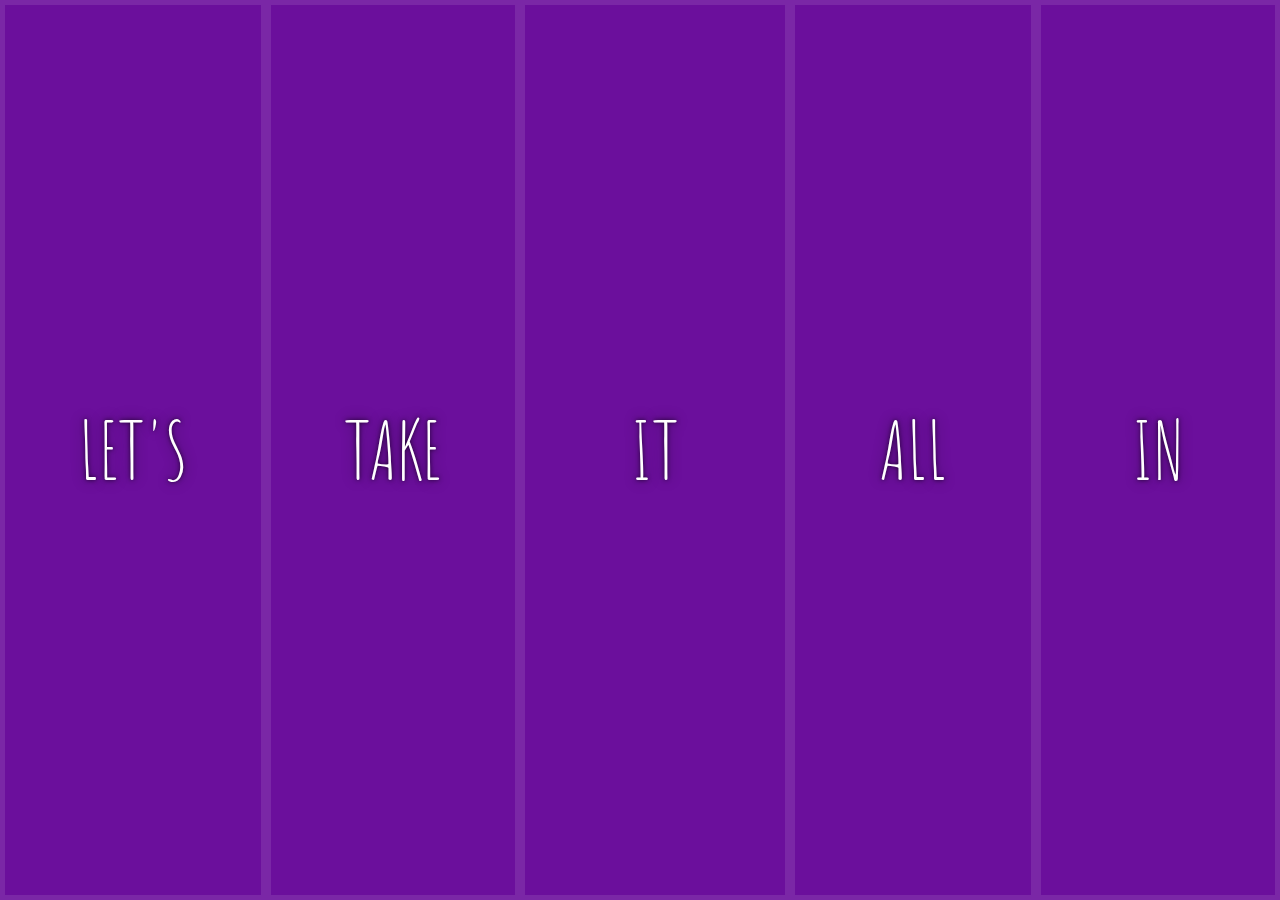
<file: 5-FlexBox Gallary/index.html>
<!DOCTYPE html>
<html lang="en">
<head>
  <meta charset="UTF-8">
  <title>Flex Panels 💪</title>
  <link href='https://fonts.googleapis.com/css?family=Amatic+SC' rel='stylesheet' type='text/css'>
  <link rel="stylesheet" href="./styles.css">
</head>
<body>
  <div class="panels">
    <div class="panel panel1">
      <p>Hey</p>
      <p>Let's</p>
      <p>Dance</p>
    </div>
    <div class="panel panel2">
      <p>Give</p>
      <p>Take</p>
      <p>Receive</p>
    </div>
    <div class="panel panel3">
      <p>Experience</p>
      <p>It</p>
      <p>Today</p>
    </div>
    <div class="panel panel4">
      <p>Give</p>
      <p>All</p>
      <p>You can</p>
    </div>
    <div class="panel panel5">
      <p>Life</p>
      <p>In</p>
      <p>Motion</p>
    </div>
  </div>
  <script src="./script.js"></script>
</body>
</html>
</file>
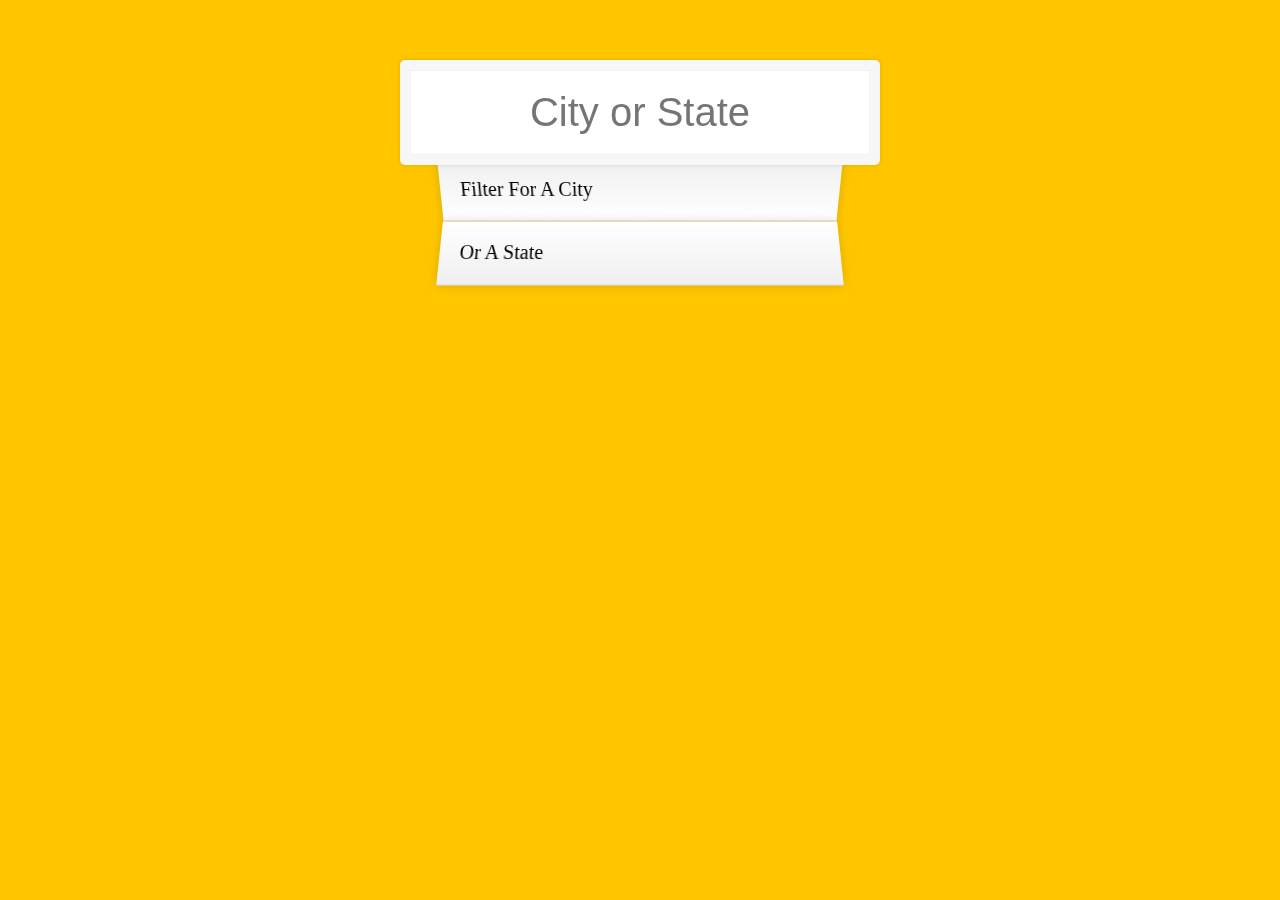
<file: 6 - Type Ahead/index.html>
<!DOCTYPE html>
<html lang="en">
<head>
  <meta charset="UTF-8">
  <title>Type Ahead 👀</title>
  <link rel="stylesheet" href="style.css">
</head>
<body>

  <form class="search-form">
    <input type="text" class="search" placeholder="City or State">
    <ul class="suggestions">
      <li>Filter for a city</li>
      <li>or a state</li>
    </ul>
  </form>
<script src="./script.js"></script>
</body>
</html>
</file>
<file: 1-drums-kit/styles.css>
body{
    display: flex;
    align-items: center;
    justify-content: center;
    flex-direction: column;
    padding: 1rem;
    margin: 0;
    background: url(./pexels-aleksandar-pasaric-2603464.jpg);
}
.main-cont{
    display: grid;
    grid-template-columns: 1fr 1fr 1fr 1fr;
    /* grid-template-rows: 1fr 1fr 1fr 1fr 1fr; */
    padding: 1rem;
    grid-gap: 1rem;
    min-height: fit-content;
    width: 100%;
}
.cont{
    display: flex;
    flex-direction: column;
    justify-content: space-evenly;
    padding: 1rem;
    border: 2px solid  whitesmoke;
    background-color: rgba(10, 15, 25, 0.9);
    border-radius: 0.5rem;
    text-align: center;
    overflow: hidden;
    transition: all 0.09s ease;
}
.cont .letter{
    font-size: 2rem;
    color: wheat;
}
.snd-name{
    color: wheat;
    font-size: 1.1rem;
}
.playing{
    transform: scale(1.5);
}
.playing-bg{
    border:2px solid rgba(173,255,47);
    background-color: black;
    box-shadow: greenyellow 0px 6px 12px -2px, greenyellow 0px 3px 7px -3px;
}
.inputer{
    margin-top: 2rem;
    border-radius: 1rem;
    width: 100%;
    padding: 1rem;
}
.inputer input{
    width: 100%;
    height: 2rem;
    border-radius: 0.5rem;
    outline: none;
    border: 2px solid whitesmoke;
    background-color: rgba(10, 15, 25, 0.9);
    color: wheat;
    font-size: 1.1rem;
}
.btn-cont{
    display: flex;
    flex-direction: column;
    justify-content: space-evenly;
    align-items: center;
    border: 2px solid wheat;
    width: 80%;
    padding: 1rem;
    background-color: rgba(10, 15, 25, 0.9);
    border-radius: 0.5rem;
}
.btn-cont .rec-stp{
    outline: none;
    font-size: 1.5rem;
    padding: 1rem;
    background-color: wheat;
    border-radius: 0.5rem;
    border: none;
    cursor: pointer; 
}
.btn-cont .btn-info-show{
    font-size: 1.1rem;
    color: wheat;
    margin-top: 1rem;
}
@media (max-width:453px){
    .main-cont{
        grid-template-columns: 1fr 1fr 1fr;
    }
}
@media (max-width:370px){
    .main-cont{
        grid-template-columns: 1fr 1fr;
    }
}
@media (max-width:270px){
    .main-cont{
        grid-template-columns: 1fr;
    }
}
</file>
<file: 15 - LocalStorage/style.css>
html {
  box-sizing: border-box;
  background: url("oh-la-la.jpeg") center no-repeat;
  background-size: cover;
  min-height: 100vh;
  display: flex;
  justify-content: center;
  align-items: center;
  text-align: center;
  font-family: Futura, "Trebuchet MS", Arial, sans-serif;
}

*,
*:before,
*:after {
  box-sizing: inherit;
}

svg {
  fill: white;
  background: rgba(0, 0, 0, 0.1);
  padding: 20px;
  border-radius: 50%;
  width: 200px;
  margin-bottom: 50px;
}

.wrapper {
  padding: 20px;
  max-width: 350px;
  background: rgba(255, 255, 255, 0.95);
  box-shadow: 0 0 0 10px rgba(0, 0, 0, 0.1);
}

h2 {
  text-align: center;
  margin: 0;
  font-weight: 200;
}

.plates {
  margin: 0;
  padding: 0;
  text-align: left;
  list-style: none;
}

.plates li {
  border-bottom: 1px solid rgba(0, 0, 0, 0.2);
  padding: 10px 0;
  font-weight: 100;
  display: flex;
}

.plates label {
  flex: 1;
  cursor: pointer;
}

.plates input {
  display: none;
}

.plates input + label:before {
  content: "⬜️";
  margin-right: 10px;
}

.plates input:checked + label:before {
  content: "🌮";
}

.add-items {
  margin-top: 20px;
}

.add-items input {
  padding: 10px;
  outline: 0;
  border: 1px solid rgba(0, 0, 0, 0.1);
}
</file>
<file: 3-CSs Variables/style.css>
:root{
    --blur:0px;
    --space:10px;
    --color: #BADA55;
}
body{
    background-color: rgb(0, 0, 34);
    color: wheat;
}
h1{
    text-align: center;
    font-size: 2.5rem;
}
h1 span{
    color: var(--color);
}
.var-cont{
    padding: 0.5rem;
    align-items: center;
    text-align: center;
    font-size: 1.5rem;
    margin-top: 2rem;
}
.images{
    display: flex;
    justify-content: space-evenly;
    padding: var(--space);
    margin-top: 5rem;
}
.images svg{
    width: 50%;
    border: 5px solid var(--color);
    filter: blur(var(--blur));
    background-color: white;
    height: 50vh;
}
</file>
<file: 5-FlexBox Gallary/styles.css>
html {
    box-sizing: border-box;
    background: #ffc600;
    font-family: 'helvetica neue';
    font-size: 20px;
    font-weight: 200;
  }
  
  body {
    margin: 0;
  }
  
  *, *:before, *:after {
    box-sizing: inherit;
  }

  .panels {
    min-height: 100vh;
    overflow: hidden;
    display: flex;
  }

  .panel {
    background: #6B0F9C;
    box-shadow: inset 0 0 0 5px rgba(255,255,255,0.1);
    color: white;
    text-align: center;
    align-items: center;
    /* Safari transitionend event.propertyName === flex */
    /* Chrome + FF transitionend event.propertyName === flex-grow */
    transition:
      font-size 0.7s cubic-bezier(0.61,-0.19, 0.7,-0.11),
      flex 0.7s cubic-bezier(0.61,-0.19, 0.7,-0.11),
      background 0.2s;
    font-size: 20px;
    background-size: cover;
    background-position: center;
    flex-grow: 1;
    display: flex;
    flex-direction: column;
    justify-content: center;
    align-items: center;
  }

  .panel1 { background-image:url(https://source.unsplash.com/gYl-UtwNg_I/1500x1500); }
  .panel2 { background-image:url(https://source.unsplash.com/rFKUFzjPYiQ/1500x1500); }
  .panel3 { background-image:url(https://images.unsplash.com/photo-1465188162913-8fb5709d6d57?ixlib=rb-0.3.5&q=80&fm=jpg&crop=faces&cs=tinysrgb&w=1500&h=1500&fit=crop&s=967e8a713a4e395260793fc8c802901d); }
  .panel4 { background-image:url(https://source.unsplash.com/ITjiVXcwVng/1500x1500); }
  .panel5 { background-image:url(https://source.unsplash.com/3MNzGlQM7qs/1500x1500); }

  /* Flex Children */
  .panel > * {
    margin: 0;
    width: 100%;
    transition: transform 0.5s;
    display: flex;
    flex-direction: column;
    justify-content: center;
    align-items: center;
    flex:1 0 auto;
  }

  .panel p {
    text-transform: uppercase;
    font-family: 'Amatic SC', cursive;
    text-shadow: 0 0 4px rgba(0, 0, 0, 0.72), 0 0 14px rgba(0, 0, 0, 0.45);
    font-size: 2em;
  }
  
  .panel p:nth-child(2) {
    font-size: 4em;
  }

  .panel.open {
    font-size: 40px;
    flex: 5;
  }
  .panel>*:first-child{
    transform: translateY(-100%);
  }
  .panel>*:last-child{
    transform: translateY(100%);
  }
  .panel.open-active>*:first-child{
    transform: translateY(0%);
  }
  .panel.open-active>*:last-child{
    transform: translateY(0%);
  }
</file>
<file: 6 - Type Ahead/style.css>
html {
  box-sizing: border-box;
  background: #ffc600;
  font-family: "helvetica neue";
  font-size: 20px;
  font-weight: 200;
}

*,
*:before,
*:after {
  box-sizing: inherit;
}

input {
  width: 100%;
  padding: 20px;
}

.search-form {
  max-width: 400px;
  margin: 50px auto;
}

input.search {
  margin: 0;
  text-align: center;
  outline: 0;
  border: 10px solid #f7f7f7;
  width: 120%;
  left: -10%;
  position: relative;
  top: 10px;
  z-index: 2;
  border-radius: 5px;
  font-size: 40px;
  box-shadow: 0 0 5px rgba(0, 0, 0, 0.12), inset 0 0 2px rgba(0, 0, 0, 0.19);
}

.suggestions {
  margin: 0;
  padding: 0;
  position: relative;
  /*perspective: 20px;*/
}

.suggestions li {
  background: white;
  list-style: none;
  border-bottom: 1px solid #d8d8d8;
  box-shadow: 0 0 10px rgba(0, 0, 0, 0.14);
  margin: 0;
  padding: 20px;
  transition: background 0.2s;
  display: flex;
  justify-content: space-between;
  text-transform: capitalize;
}

.suggestions li:nth-child(even) {
  transform: perspective(100px) rotateX(3deg) translateY(2px) scale(1.001);
  background: linear-gradient(to bottom, #ffffff 0%, #efefef 100%);
}

.suggestions li:nth-child(odd) {
  transform: perspective(100px) rotateX(-3deg) translateY(3px);
  background: linear-gradient(to top, #ffffff 0%, #efefef 100%);
}

span.population {
  font-size: 15px;
}

.hl {
  background: #ffc600;
}
</file>
